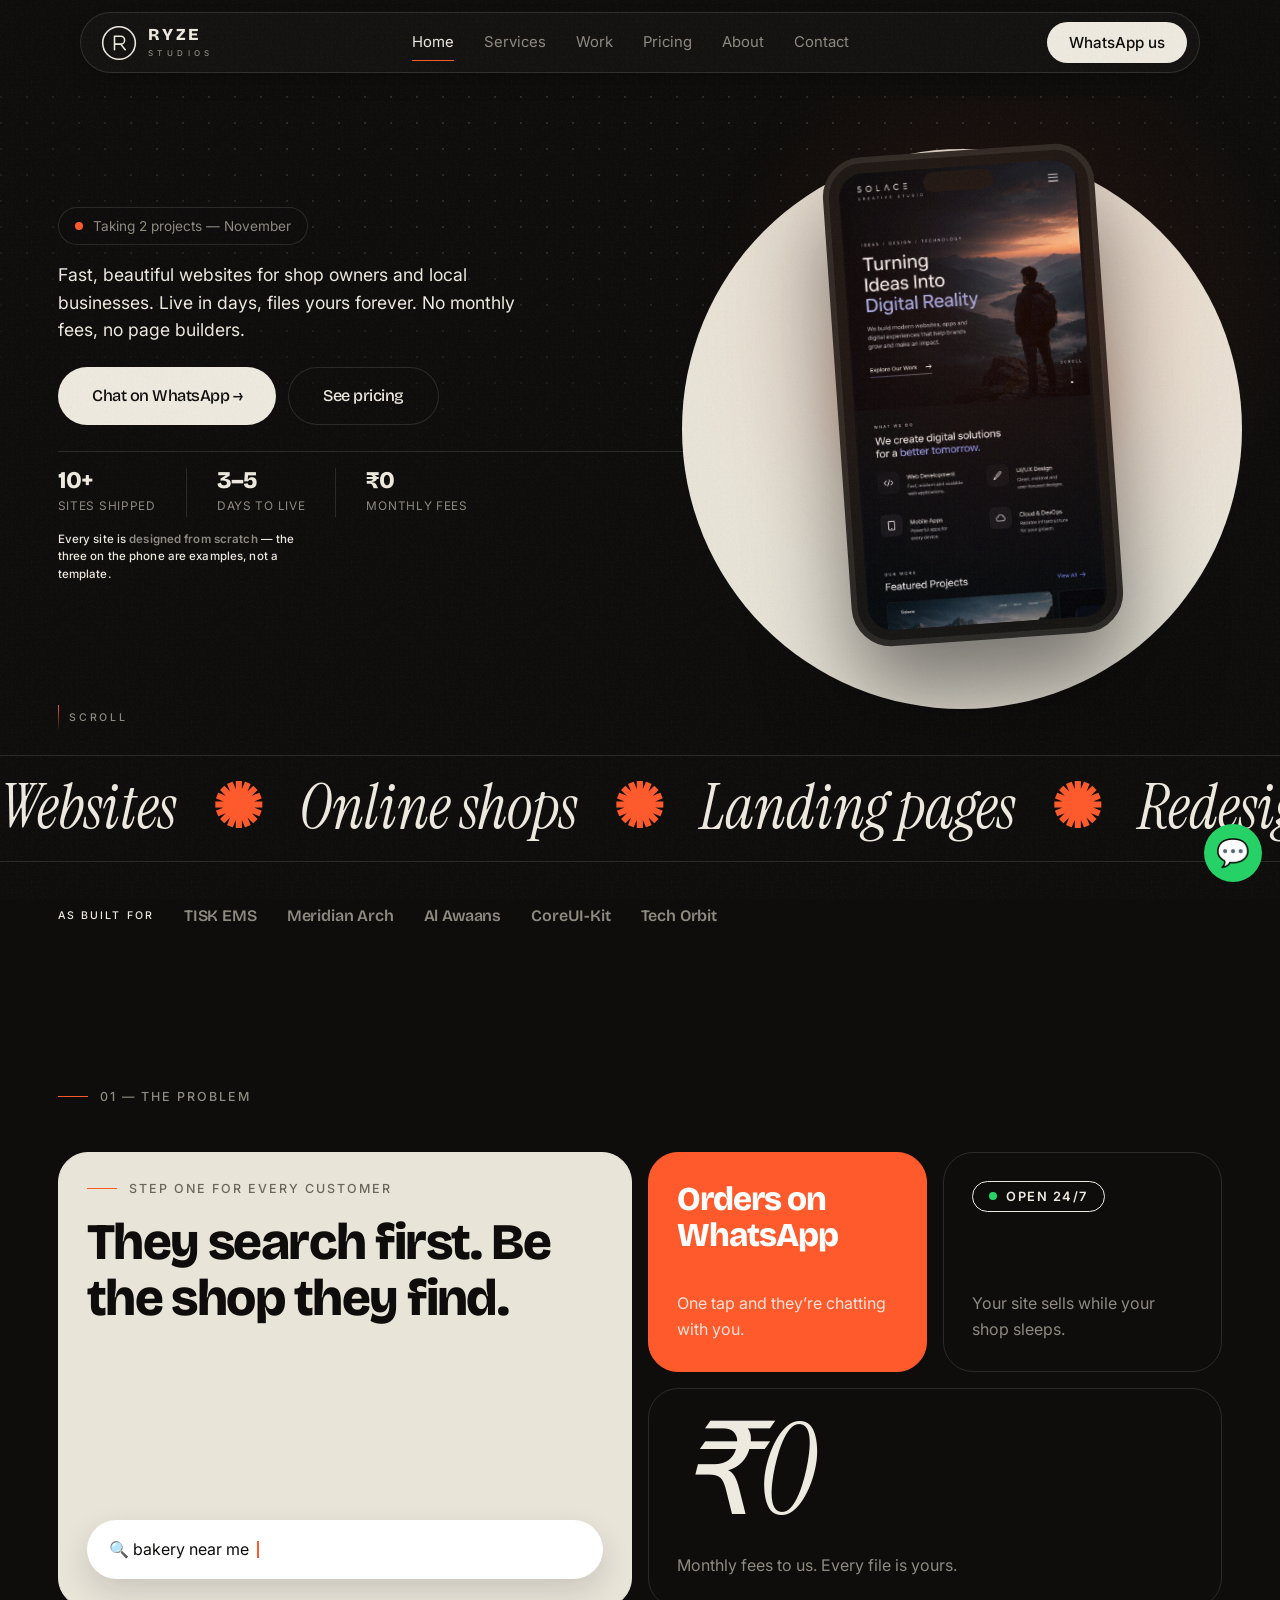
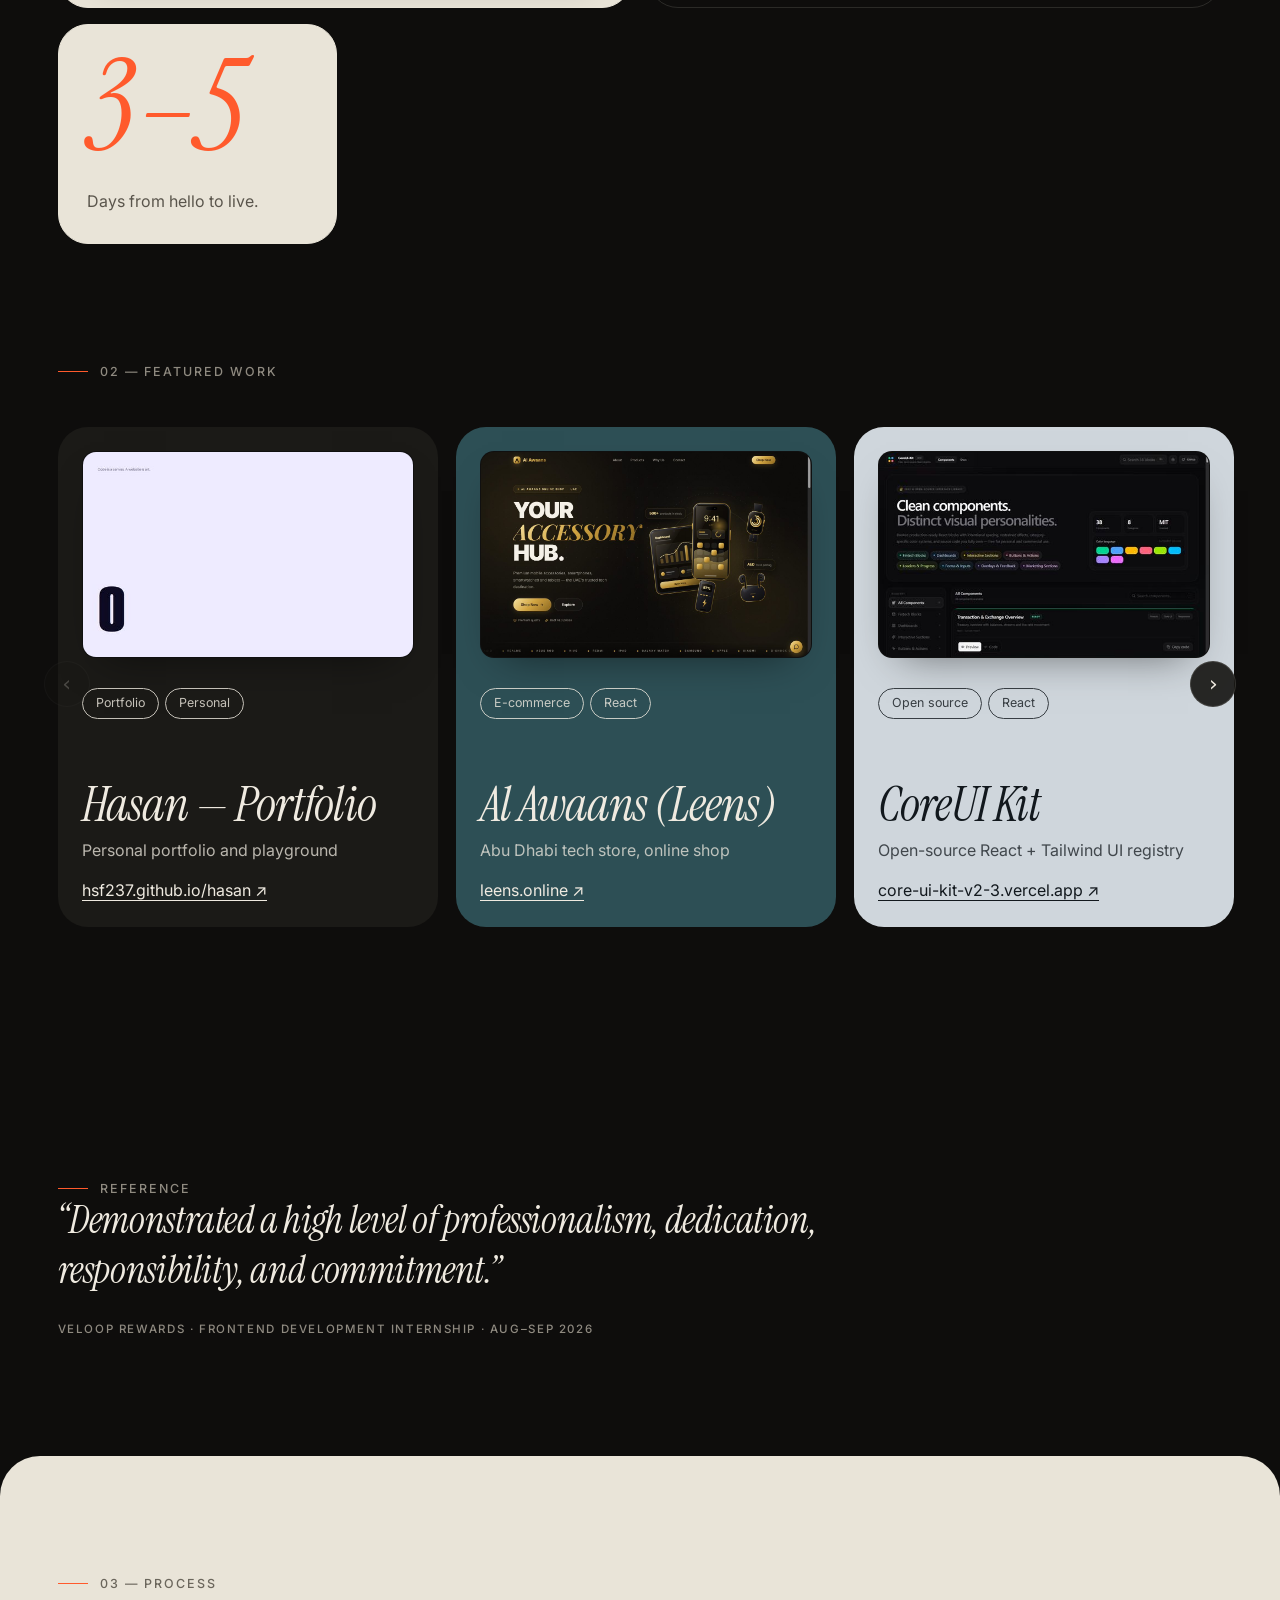
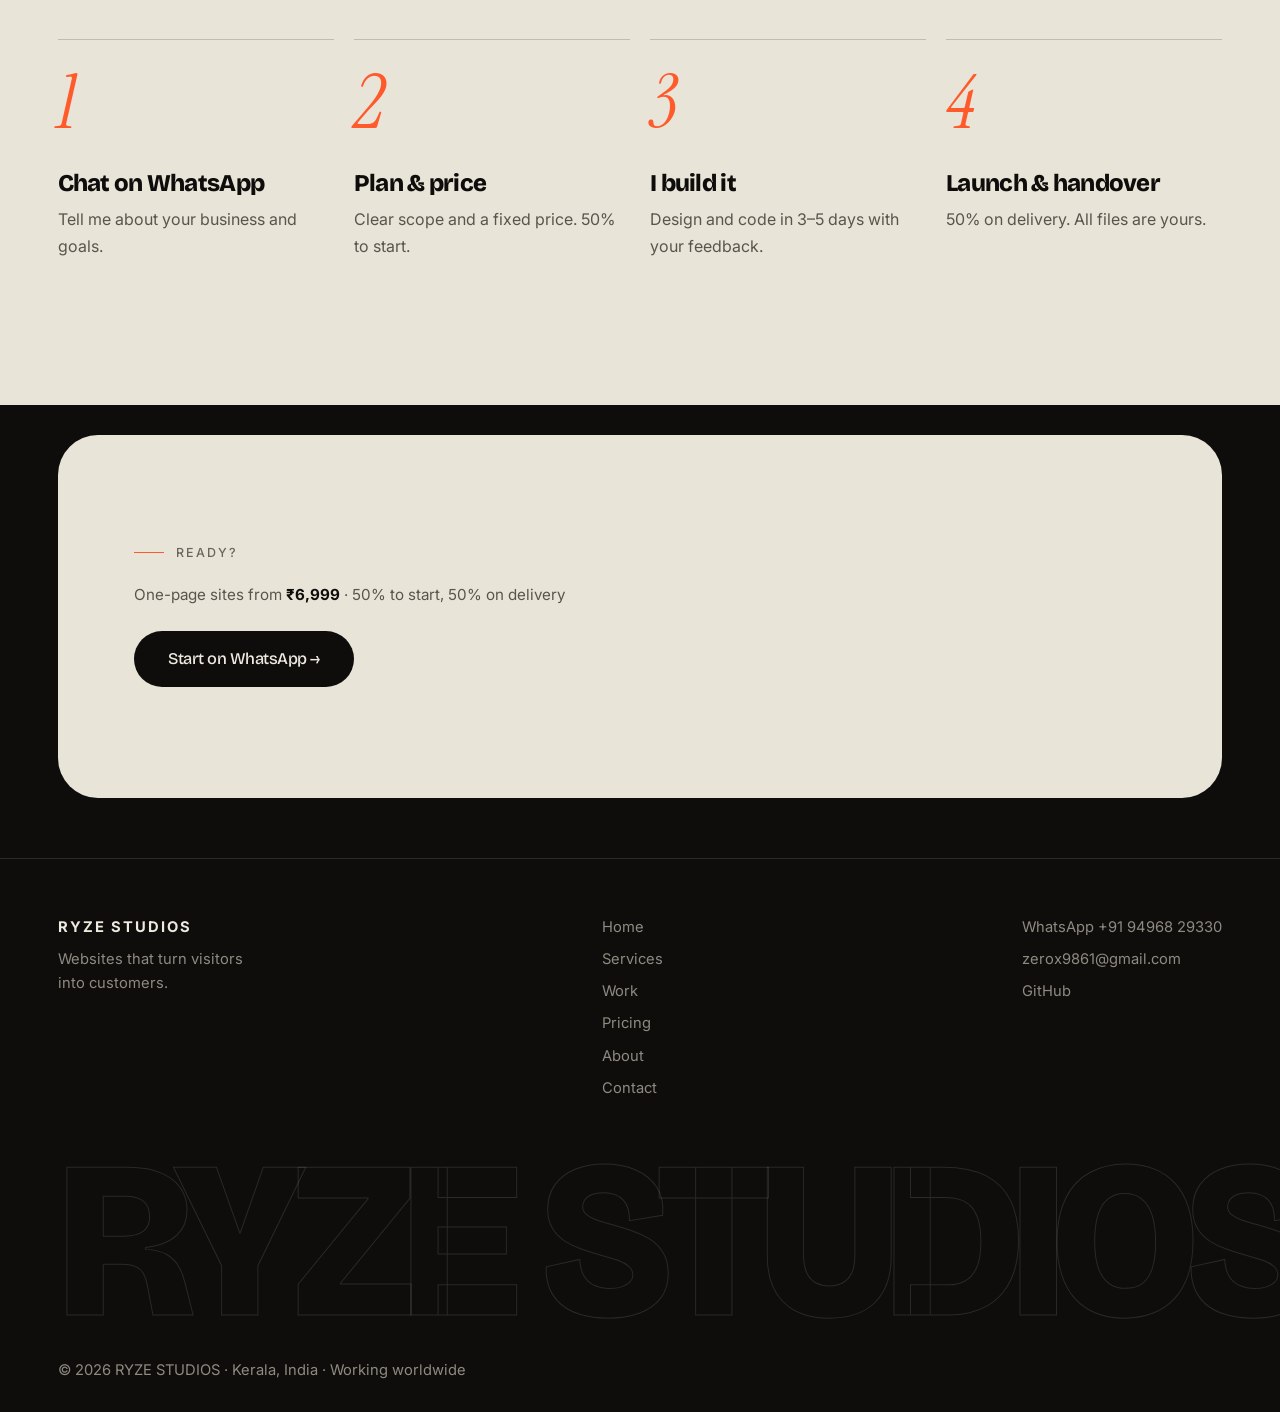
<file: index.html>
<!doctype html>
<html lang="en">
<head>
<meta charset="utf-8">
<meta name="viewport" content="width=device-width, initial-scale=1, viewport-fit=cover">
<title>RYZE STUDIOS — Websites that turn visitors into customers</title>
<meta name="description" content="RYZE STUDIOS builds fast, premium websites for shop owners and local businesses. Live in days, no monthly fees.">
<meta name="theme-color" content="#0e0d0c">
<!-- shots/site-1..3.jpg are the studio's own designs, used with the author's permission -->
<meta property="og:type" content="website">
<meta property="og:site_name" content="RYZE STUDIOS">
<meta property="og:title" content="RYZE STUDIOS — websites that turn visitors into customers">
<meta property="og:description" content="Fast, hand-coded websites for shops and local businesses. Live in days, files yours forever.">
<meta property="og:url" content="https://hsf237.github.io/ryze-studios/">
<meta property="og:image" content="https://hsf237.github.io/ryze-studios/og.png">
<meta name="twitter:card" content="summary_large_image">
<link rel="icon" href="data:image/svg+xml,%3Csvg xmlns='http://www.w3.org/2000/svg' viewBox='0 0 32 32'%3E%3Crect width='32' height='32' rx='7' fill='%230e0d0c'/%3E%3Ctext x='16' y='23' font-family='sans-serif' font-size='19' font-weight='800' fill='%23ff5a2c' text-anchor='middle'%3ER%3C/text%3E%3C/svg%3E">
<link rel="preconnect" href="https://fonts.googleapis.com">
<link rel="preconnect" href="https://fonts.gstatic.com" crossorigin>
<link rel="stylesheet" href="https://fonts.googleapis.com/css2?family=Bricolage+Grotesque:wght@500;700;800&family=Instrument+Serif:ital@0;1&family=Inter:wght@400;500&display=swap">
<style>
*{box-sizing:border-box;margin:0;-webkit-tap-highlight-color:transparent}
:root{--bg:#0e0d0c;--fg:#efeae0;--mu:#8f8a80;--ln:rgba(239,234,224,.13);--ac:#ff5a2c;--cl:#e9e4d8;--ink:#0e0d0c;color-scheme:dark;padding-top:env(safe-area-inset-top,0px);padding-bottom:env(safe-area-inset-bottom,0px)}
html{scroll-behavior:smooth;scroll-padding-top:env(safe-area-inset-top,0px);height:100%}
body{background:var(--bg);color:var(--fg);font:16px/1.65 Inter,system-ui,sans-serif;overflow-x:hidden}
body:after{content:"";position:fixed;inset:0;z-index:98;pointer-events:none;opacity:.07;background:url("data:image/svg+xml,%3Csvg xmlns='http://www.w3.org/2000/svg' width='160' height='160'%3E%3Cfilter id='n'%3E%3CfeTurbulence baseFrequency='.8' numOctaves='2'/%3E%3C/filter%3E%3Crect width='100%25' height='100%25' filter='url(%23n)'/%3E%3C/svg%3E")}
a{color:inherit;text-decoration:none}
h1,h2,h3{font-family:'Bricolage Grotesque',Inter,sans-serif;letter-spacing:-.045em;line-height:.95;font-weight:800}
.wrap{width:min(1200px,91%);margin:0 auto}
#pb{position:fixed;top:0;left:0;right:0;height:3px;background:var(--ac);transform:scaleX(0);transform-origin:left;z-index:99}
#cur{position:fixed;inset:0;z-index:95;display:flex;pointer-events:none}
#cur b{flex:1;background:var(--ac);transform:scaleY(0);transition:transform .6s cubic-bezier(.7,0,.2,1);transition-delay:calc(var(--i)*50ms)}
#cur.in b{transform:scaleY(1);transform-origin:bottom}#cur.out b{transform:scaleY(0);transform-origin:top}
#rg{position:fixed;left:0;top:0;width:38px;height:38px;margin:-19px 0 0 -19px;border:1px solid #fff;border-radius:50%;pointer-events:none;z-index:97;mix-blend-mode:difference;opacity:0;transition:width .3s,height .3s,margin .3s,background .3s}
#rg.h{width:76px;height:76px;margin:-38px 0 0 -38px;background:#fff}
nav{position:fixed;top:0;left:0;right:0;z-index:60;display:flex;align-items:center;justify-content:space-between;gap:16px;padding:calc(14px + env(safe-area-inset-top,0px)) max(4.5%,calc((100% - 1200px)/2)) 14px;background:rgba(14,13,12,.72);backdrop-filter:blur(16px);-webkit-backdrop-filter:blur(16px);border-bottom:1px solid var(--ln)}
.lg{display:flex;align-items:center;gap:11px;font:800 1.05rem/1 'Bricolage Grotesque',sans-serif;letter-spacing:.14em}.lg small{display:block;font:500 .5rem Inter;letter-spacing:.55em;color:var(--mu);margin-top:5px}
.lg svg{width:36px;height:36px;transition:transform .9s cubic-bezier(.2,.9,.2,1)}.lg:hover svg{transform:rotate(360deg)}
.lk{display:flex;gap:30px}.lk a{position:relative;color:var(--mu);font-size:.93rem;transition:color .3s}.lk a:after{content:"";position:absolute;left:0;bottom:-6px;height:1px;width:100%;background:var(--ac);transform:scaleX(0);transform-origin:left;transition:transform .4s}.lk a.on,.lk a:hover{color:var(--fg)}.lk a.on:after,.lk a:hover:after{transform:scaleX(1)}
.btn{display:inline-flex;align-items:center;gap:8px;padding:14px 26px;border-radius:99px;border:0;cursor:pointer;font:500 .95rem Inter;color:var(--ink);background:linear-gradient(var(--ac),var(--ac)) left bottom/100% 0 no-repeat var(--fg);transition:background-size .5s cubic-bezier(.7,0,.2,1),color .3s,transform .25s;will-change:transform}
.btn:hover{background-size:100% 100%;color:#fff}.btn.big{padding:18px 34px;font-size:1.02rem}
.btn.gh{color:var(--fg);background:linear-gradient(var(--fg),var(--fg)) left bottom/100% 0 no-repeat transparent;border:1px solid var(--ln)}.btn.gh:hover{color:var(--ink)}
#bm{display:none;background:0;border:0;width:44px;height:44px;cursor:pointer;position:relative}#bm i{position:absolute;left:10px;right:10px;height:2px;background:var(--fg);transition:.4s}#bm i:nth-child(1){top:16px}#bm i:nth-child(2){top:26px}#bm.x i:nth-child(1){top:21px;transform:rotate(45deg)}#bm.x i:nth-child(2){top:21px;transform:rotate(-45deg)}
#mn{position:fixed;inset:0;z-index:55;background:var(--bg);display:flex;flex-direction:column;justify-content:center;padding:0 8%;gap:4px;clip-path:circle(0 at 90% 5%);transition:clip-path .8s cubic-bezier(.7,0,.2,1);pointer-events:none}#mn.o{clip-path:circle(150% at 90% 5%);pointer-events:auto}
#mn a{font:800 clamp(2.6rem,12vw,4.4rem)/1.1 'Bricolage Grotesque';letter-spacing:-.04em;color:var(--mu)}#mn a.on{color:var(--fg);font-family:'Instrument Serif';font-style:italic;font-weight:400}
main{position:relative;z-index:2}.pg{display:none;padding-top:84px;min-height:80vh}.pg.on{display:block}
.hero{position:relative;overflow:hidden;padding:clamp(50px,11vh,130px) 0 clamp(70px,12vh,140px)}
.dw{position:absolute;right:-8vw;top:6%;width:min(58vw,600px);aspect-ratio:1;z-index:0}.disc{width:100%;height:100%;border-radius:50%;background:var(--cl);animation:rise 1.8s cubic-bezier(.2,.9,.2,1) both}@keyframes rise{from{transform:translateY(80%) scale(.8)}}
.hero .wrap{position:relative;z-index:1}
.bdg{display:inline-flex;gap:10px;align-items:center;border:1px solid var(--ln);border-radius:99px;padding:7px 16px;font-size:.85rem;color:var(--mu);background:rgba(14,13,12,.5)}.bdg i{width:8px;height:8px;border-radius:50%;background:var(--ac);animation:pl 1.8s infinite}@keyframes pl{50%{opacity:.25}}
h1{font-size:clamp(3rem,10.4vw,9.4rem);margin:26px 0;mix-blend-mode:difference;color:var(--cl);line-height:.9}h2{font-size:clamp(2.2rem,6.4vw,5rem)}h3{font-size:1.5rem;letter-spacing:-.03em;line-height:1.1;margin-bottom:10px}
.sub{max-width:560px;color:var(--mu);font-size:clamp(1rem,2vw,1.2rem)}.hero .sub{color:var(--fg);mix-blend-mode:difference}
.eb{display:flex;align-items:center;gap:12px;font:500 .78rem Inter;letter-spacing:.16em;text-transform:uppercase;color:var(--mu)}.eb:before{content:"";width:30px;height:1px;background:var(--ac)}
.cta{display:flex;flex-wrap:wrap;gap:14px;margin-top:38px}
.bw{position:absolute;right:max(4.5%,20px);bottom:clamp(20px,5vh,50px);width:112px;height:112px;z-index:3;display:grid;place-items:center;font-size:1.6rem;color:var(--ink);background:var(--ac);border-radius:50%;transition:transform .5s}.bw:hover{transform:scale(1.12)}.bw svg{position:absolute;inset:0;animation:sp 14s linear infinite}.bw text{font:600 9.5px Inter;letter-spacing:2px;fill:var(--ink)}@keyframes sp{to{transform:rotate(360deg)}}
.w{display:inline-block;overflow:hidden;vertical-align:top;padding:0 .04em .12em 0;margin-right:.2em}.w i{display:inline-block;font-style:normal;transform:translateY(118%) rotate(5deg);transition:transform 1.05s cubic-bezier(.2,.9,.2,1);transition-delay:calc(var(--k)*65ms)}.sp.on .w i{transform:none}
.it i{font:italic 400 1.08em 'Instrument Serif',serif;letter-spacing:-.02em}h2 .it i,.ph h1 .it i{color:var(--ac)}
.r{opacity:0;transform:translateY(36px);transition:opacity .9s,transform .9s cubic-bezier(.2,.9,.2,1);transition-delay:var(--d,0s)}.r.on{opacity:1;transform:none}
.mq{overflow:hidden;border-block:1px solid var(--ln);padding:22px 0;position:relative;z-index:2}.mt{display:flex;width:max-content;animation:mq 34s linear infinite}.mt span{font:italic 400 clamp(2rem,5vw,3.8rem)/1 'Instrument Serif';white-space:nowrap;padding-right:36px}.mt span b{color:var(--ac);font-style:normal;padding-left:36px}@keyframes mq{to{transform:translateX(-50%)}}
.grid{display:grid;gap:20px;grid-template-columns:repeat(auto-fit,minmax(260px,1fr))}.sec{padding:clamp(60px,10vw,120px) 0}.sec>h2,.sec .eb+h2{margin:20px 0 48px}
.stt{display:grid;grid-template-columns:repeat(auto-fit,minmax(150px,1fr))}.stt>div{padding:44px 24px 44px 0;border-right:1px solid var(--ln)}.stt>div:last-child{border:0}.st{font:800 clamp(2.6rem,6vw,4.6rem)/1 'Bricolage Grotesque';letter-spacing:-.05em}.stt p{color:var(--mu);margin-top:6px}
.col{border-top:1px solid var(--ln);padding:26px 0}.col .ic{font-size:1.8rem;margin-bottom:34px}.col p{color:var(--mu)}
.inv{background:var(--cl);color:var(--ink);position:relative;z-index:2;border-radius:40px 40px 0 0}.inv .eb{color:#6b665c}.inv .col{border-color:rgba(14,13,12,.18)}.inv .col p{color:#5a554c}.inv .num{font:italic 400 4.6rem/1 'Instrument Serif';color:var(--ac);margin-bottom:30px}
.row{display:grid;grid-template-columns:70px 1fr 1.3fr 40px;gap:20px;align-items:center;padding:34px 0;border-top:1px solid var(--ln);transition:padding .5s cubic-bezier(.2,.9,.2,1),background .4s}.row:last-child{border-bottom:1px solid var(--ln)}.row:hover{padding-left:24px;background:rgba(239,234,224,.04)}
.row h3{font-size:clamp(1.6rem,3.2vw,2.5rem);margin:0}.row p{color:var(--mu)}.row .n{color:var(--ac);font:500 .9rem Inter}.row .ar{font-size:1.7rem;transition:transform .5s,color .3s}.row:hover .ar{transform:rotate(45deg);color:var(--ac)}
.ph{padding:clamp(40px,9vh,100px) 0 50px}.ph h1{font-size:clamp(2.8rem,9vw,7.4rem);mix-blend-mode:normal;color:var(--fg);margin:26px 0}
.wc{border-radius:30px;padding:24px;min-height:380px;display:flex;flex-direction:column;justify-content:space-between;transition:transform .55s cubic-bezier(.2,.9,.2,1)}.wc:hover{transform:translateY(-10px) rotate(-.6deg)}
.wc h3{font:italic 400 clamp(2.2rem,4vw,3rem)/1 'Instrument Serif';letter-spacing:-.02em;margin-bottom:8px}.wc p{opacity:.75}.tg{display:flex;flex-wrap:wrap;gap:6px}.tg span,.chp{border:1px solid currentColor;border-radius:99px;padding:4px 13px;font-size:.78rem;opacity:.8}
.pc{display:flex;flex-direction:column;position:relative;border:1px solid var(--ln);border-radius:30px;padding:34px 30px;transition:transform .55s cubic-bezier(.2,.9,.2,1),border-color .4s}.pc:hover{transform:translateY(-10px);border-color:var(--fg)}.pc p,.pc li{color:var(--mu)}
.pc ul{list-style:none;padding:0;margin:22px 0 30px;flex:1}.pc li{padding:9px 0;border-bottom:1px solid var(--ln)}.pc li:before{content:"→ ";color:var(--ac)}
.pr{font:800 3.4rem 'Bricolage Grotesque';letter-spacing:-.05em;margin:20px 0 2px}.pr small{font:400 .95rem Inter;color:var(--mu);letter-spacing:0}
.pop{background:var(--cl);color:var(--ink);border-color:var(--cl)}.pop p,.pop li{color:#5a554c}.pop li{border-color:rgba(14,13,12,.15)}.pop .btn{background-color:var(--ink);color:var(--fg)}.pop .bd{position:absolute;top:22px;right:22px;background:var(--ac);color:#fff;font:600 .7rem Inter;letter-spacing:.08em;padding:5px 13px;border-radius:99px}
.ad{display:flex;justify-content:space-between;gap:12px;padding:20px 0;border-top:1px solid var(--ln);font-size:1.1rem}.ad span{color:var(--mu)}
.fq{border-top:1px solid var(--ln);padding:24px 0;cursor:pointer}.fq h3{display:flex;justify-content:space-between;margin:0;font-size:1.3rem}.fq h3:after{content:"+";font-size:1.8rem;line-height:.8;transition:transform .5s;color:var(--ac)}.fq.on h3:after{transform:rotate(135deg)}.fq p{max-height:0;overflow:hidden;color:var(--mu);transition:max-height .5s,margin .5s}.fq.on p{max-height:200px;margin-top:12px}
.big{font:500 clamp(1.5rem,3.6vw,2.8rem)/1.25 'Bricolage Grotesque';letter-spacing:-.03em;max-width:980px}.big em{font:italic 400 1.1em 'Instrument Serif';color:var(--ac)}
.cts{display:flex;flex-wrap:wrap;gap:10px;margin:22px 0}.chp{cursor:pointer;padding:11px 19px;font-size:.93rem;background:0;color:var(--fg);opacity:1;border-color:var(--ln);transition:.3s;font-family:Inter}.chp:hover{border-color:var(--fg)}.chp.on{background:var(--fg);color:var(--ink)}
input{width:100%;padding:17px 20px;border-radius:16px;border:1px solid var(--ln);background:transparent;color:var(--fg);font:inherit;margin-bottom:20px}input:focus{outline:0;border-color:var(--ac)}
.cb{background:var(--cl);color:var(--ink);border-radius:40px;padding:clamp(44px,9vw,110px) clamp(24px,6vw,80px);margin:30px auto 60px}.cb h2{font-size:clamp(2.4rem,8vw,6.4rem);max-width:900px}.cb .btn{background-color:var(--ink);color:var(--fg);margin-top:40px}.cb .eb{color:#6b665c;margin-bottom:22px}
footer{position:relative;z-index:2;border-top:1px solid var(--ln);padding:56px 0 30px;color:var(--mu);font-size:.92rem;overflow:hidden}footer .f{display:flex;flex-wrap:wrap;gap:36px;justify-content:space-between}footer a:hover{color:var(--fg)}footer .c{display:flex;flex-direction:column;gap:8px}
.wm{font:800 clamp(3.4rem,17.5vw,15rem)/.82 'Bricolage Grotesque';letter-spacing:-.06em;color:transparent;-webkit-text-stroke:1px var(--ln);margin-top:50px;white-space:nowrap}
#wa{position:fixed;right:18px;bottom:calc(18px + env(safe-area-inset-bottom,0px));z-index:70;width:58px;height:58px;border-radius:50%;background:#25d366;display:grid;place-items:center;font-size:27px;transition:transform .4s}#wa:hover{transform:scale(1.1) rotate(-8deg)}
@media(max-width:860px){.lk,nav>.btn{display:none}#bm{display:block}.dw{width:96vw;right:-34vw;top:30%}.bw{width:92px;height:92px}.row{grid-template-columns:44px 1fr 28px}.row p{grid-column:2/4}#rg{display:none}}
.wc .sv{border-radius:14px;overflow:hidden;border:1px solid rgba(0,0,0,.22);background:#141414;aspect-ratio:16/10;margin-bottom:16px;flex:none;box-shadow:0 18px 40px -22px rgba(0,0,0,.55)}.wc .sv img{display:block;width:100%;height:100%;object-fit:cover;object-position:top center;transition:transform .9s cubic-bezier(.2,.9,.2,1)}.wc:hover .sv img{transform:scale(1.045)}.wc.has{justify-content:flex-start;gap:14px}.wc.has>div:last-child{margin-top:auto}.it i{line-height:1}.ph h1{line-height:1.1;text-wrap:balance}.hero h1{line-height:1.02}

/* ================= landing hero v2 ================= */
.bw{display:none!important}
.hero{padding-top:clamp(26px,6vh,84px);padding-bottom:clamp(64px,10vh,120px)}
.hg{grid-template-columns:1.04fr .96fr;gap:clamp(24px,4vw,64px)}
.ht{position:relative;z-index:2}
.hero h1{font-size:clamp(2.6rem,5.9vw,6.2rem);line-height:1;letter-spacing:-.045em;text-wrap:balance;margin:22px 0 0}
.hero .sub{margin-top:20px;max-width:42ch;font-size:clamp(.97rem,1.45vw,1.1rem);line-height:1.55}
.cta{margin-top:30px;gap:12px}
.hpr{display:flex;flex-wrap:wrap;align-items:flex-start;margin-top:36px;padding-top:22px;border-top:1px solid var(--ln)}
.hpr>div{margin-right:30px;padding-right:30px;border-right:1px solid var(--ln)}
.hpr>div:last-child{margin-right:0;padding-right:0;border-right:0}
.hpr b{display:block;font:800 1.5rem/1 'Bricolage Grotesque',sans-serif;letter-spacing:-.04em;color:var(--fg)}
.hpr span{display:block;margin-top:5px;font-size:.74rem;letter-spacing:.06em;text-transform:uppercase;color:var(--mu)}
.hv{min-height:clamp(430px,56vh,580px)}
.hv::before{content:"";position:absolute;width:min(460px,86vw);aspect-ratio:1;border-radius:50%;background:radial-gradient(closest-side,rgba(255,90,44,.26),rgba(255,90,44,0) 72%);z-index:0;pointer-events:none}
.ph1{width:min(292px,62vw);border-radius:46px;border-width:7px;box-shadow:0 70px 120px -40px rgba(0,0,0,.9),0 0 0 1px rgba(255,255,255,.14)}
.nc.n1{left:-4%;top:12%}
.nc.n2{right:-8%;bottom:9%}
.sc{position:absolute;left:max(4.5%,calc((100% - 1200px)/2));bottom:24px;display:flex;align-items:center;gap:10px;font:500 .66rem/1 Inter,sans-serif;letter-spacing:.28em;text-transform:uppercase;color:var(--mu)}
.sc span{display:block;width:1px;height:26px;background:linear-gradient(var(--ac),transparent);animation:scb 2s ease-in-out infinite}
@keyframes scb{0%,100%{opacity:.25;transform:translateY(0)}50%{opacity:1;transform:translateY(4px)}}
@media(max-width:860px){.hpr>div{margin-right:18px;padding-right:18px}.hpr b{font-size:1.25rem}.sc{display:none}.hv::before{width:82vw}}

/* ================= landing hero v3: rhythm + narrow-screen fix ================= */
.hero{padding-top:clamp(14px,3.2vh,38px)}
.hero h1{font-size:clamp(2.4rem,5.55vw,5.9rem);margin:16px 0 0}
.hero .sub{margin-top:16px}
.cta{margin-top:24px}
.hpr{margin-top:26px;padding-top:16px}
.hv{min-height:clamp(400px,52vh,540px)}
.ph1{width:min(272px,60vw)}.hv::before{background:radial-gradient(closest-side,rgba(255,90,44,.32),rgba(255,90,44,0) 72%)}
/* the big cream disc only works when the phone sits on it — on one-column layouts it
   eats the headline, the buttons and the proof row, so it goes away below 900px */
@media(max-width:900px){
  .dw{display:none}
  .hero{padding-bottom:clamp(36px,6vh,64px)}
  .hv{min-height:440px}
  .hv::before{width:76vw}
  .ht{position:relative;z-index:3}
}
/* phones: keep the whole pitch — headline, buttons and proof — inside the first screen */
@media(max-width:600px){
  .hero{padding-top:12px}
  .hero h1{font-size:clamp(1.95rem,9.4vw,2.85rem);margin:14px 0 0}
  .hero .sub{margin-top:14px;font-size:.95rem}
  .cta{margin-top:22px;gap:10px}
  .cta .btn{flex:1 1 100%;justify-content:center;padding:15px 20px;font-size:.95rem}
  .hpr{margin-top:24px;padding-top:16px;flex-wrap:nowrap}
  .hpr>div{flex:1 1 0;min-width:0;margin-right:12px;padding-right:12px}
  .hpr>div:last-child{margin-right:0;padding-right:0}
  .hpr b{font-size:1.08rem}
  .hpr span{font-size:.6rem;letter-spacing:.04em;margin-top:4px}
  .hv{min-height:400px}
  /* the top chip lands on "Sunrise Bakery" at this width; keep only the bottom one */
  .nc{display:none}
  .nc{padding:10px 13px;font-size:.78rem}
  .nc.n2{right:-3%;bottom:11%}
}

/* featured-work carousel controls: with scrollbar-width:none the 4th card was
   unreachable on desktop — no scrollbar, no arrows, no swipe with a mouse */
.hsw{position:relative}
.hsn{position:absolute;top:calc(50% - 23px);width:46px;height:46px;border-radius:50%;border:1px solid var(--ln);background:rgba(24,23,21,.92);color:var(--fg);font:400 22px/1 system-ui,sans-serif;display:grid;place-items:center;cursor:pointer;z-index:4;transition:background .2s,color .2s,border-color .2s,opacity .2s}
.hsn:hover{background:var(--fg);color:var(--ink);border-color:var(--fg)}
.hsn.prev{left:-14px}
.hsn.next{right:-14px}
.hsn[disabled]{opacity:.22;pointer-events:none}
@media(max-width:900px){.hsn{display:none}}

/* ---- landing v4: clients row, reference quote, price line ---- */
#stt{display:block}
.clients{display:flex;align-items:center;gap:12px 30px;flex-wrap:wrap;padding:24px 0 26px;border-bottom:1px solid var(--ln)}
.cbl{font:500 .66rem Inter,sans-serif;letter-spacing:.2em;text-transform:uppercase;color:var(--dimmer)}
.clients b{font:600 1rem 'Bricolage Grotesque',sans-serif;color:var(--mu);letter-spacing:-.01em;transition:color .25s}
.clients b:hover{color:var(--fg)}
.qt{margin:0;max-width:900px;font:italic 400 clamp(1.5rem,3.1vw,2.4rem)/1.3 'Instrument Serif',serif;letter-spacing:-.01em;color:var(--fg);text-wrap:pretty}
.qt .who{display:block;margin-top:26px;font:500 .72rem Inter,sans-serif;letter-spacing:.14em;text-transform:uppercase;color:var(--mu);font-style:normal}
.cb .cbp{margin-top:20px;color:#5a554c;font-size:.95rem}
.cb .cbp b{color:var(--ink)}
.cb .cbp+.btn{margin-top:24px}
@media(max-width:600px){.qt{font-size:1.35rem}.clients{gap:10px 18px}}

/* balanced headline wrapping: stops one-word widow lines like "Are / you?" */
h2.sp,.sec h2,h1.sp{text-wrap:balance}

/* over the cream CTA the translucent nav read as grey-on-cream; near-opaque keeps
   the pill shape but guarantees contrast on both dark and light sections */
nav{background:rgba(12,11,10,.95);box-shadow:0 10px 30px -18px rgba(0,0,0,.85)}

/* ===== landing hero v4: depth + a mockup that shows range ===== */
.hero{isolation:isolate}
.hero::before{content:"";position:absolute;inset:0;z-index:0;pointer-events:none;
  background-image:radial-gradient(circle at 1px 1px,rgba(239,234,224,.13) 1px,transparent 0);
  background-size:26px 26px;
  -webkit-mask-image:radial-gradient(115% 85% at 50% 0%,#000 25%,transparent 72%);
  mask-image:radial-gradient(115% 85% at 50% 0%,#000 25%,transparent 72%)}
.hero::after{content:"";position:absolute;right:-12%;top:-32%;width:68vw;height:68vw;border-radius:50%;z-index:0;pointer-events:none;
  background:radial-gradient(closest-side,rgba(255,90,44,.11),transparent 72%)}
.hg{position:relative;z-index:2}
.ps{transition:opacity .32s ease}
/* --- mockup variants: three genuinely different layouts, not one template recoloured --- */
.ps.v1{background:#f7f0e2;color:#2a1f14}
.ps.v2{background:#1d1719;color:#f2ece2;border-radius:20px;gap:11px}
.ps.v2 .v2hero{height:104px;border-radius:14px;padding:12px;display:flex;align-items:flex-end;
  background:linear-gradient(145deg,#53303f 0%,#241a1e 65%,#141110 100%)}
.ps.v2 .v2hero span{font:italic 400 1.42rem/1 'Instrument Serif',serif;letter-spacing:-.02em;color:#fff}
.ps.v2 small{color:#9a8f84;font-size:.66rem;margin-top:-5px;letter-spacing:.02em}
.ps.v2 ul{list-style:none;display:grid;margin-top:2px}
.ps.v2 li{display:flex;justify-content:space-between;gap:8px;font-size:.7rem;padding:8px 0;border-bottom:1px solid rgba(242,236,226,.13)}
.ps.v2 li span{color:#cf9f6b}
.ps.v2 .v2cta{margin-top:auto;align-self:flex-start;font-size:.7rem;color:#e8b9a0;border-bottom:1px solid rgba(232,185,160,.35);padding-bottom:3px}
.ps.v2 .v2gal{display:grid;grid-template-columns:1fr 1fr;gap:8px;margin-top:8px}
.ps.v2 .v2gal i{height:62px;border-radius:10px;background:linear-gradient(140deg,#7a4a5d,#2c1e23)}
.ps.v2 .v2gal i+i{background:linear-gradient(140deg,#4a5741,#20261c)}
.ps.v3{background:#fff;color:#16202b;border-radius:12px;gap:9px}
.ps.v3 .v3head{display:flex;align-items:center;gap:7px}
.ps.v3 .v3logo{width:21px;height:21px;border-radius:5px;background:#2b5cff;color:#fff;display:grid;place-items:center;font:700 .58rem Inter,sans-serif;flex:none}
.ps.v3 b{font:600 .8rem Inter,sans-serif;letter-spacing:-.01em}
.ps.v3 small{color:#7c8899;font-size:.62rem;margin-top:-6px}
.ps.v3 ul{list-style:none;display:grid;margin-top:4px}
.ps.v3 li{display:flex;justify-content:space-between;gap:8px;font-size:.66rem;padding:7px 0;border-bottom:1px solid #edf1f6}
.ps.v3 li span{color:#2b5cff;font-weight:600}
.ps.v3 .v3btn{margin-top:auto;background:#16202b;color:#fff;text-align:center;border-radius:7px;padding:9px;font:600 .66rem Inter,sans-serif}
.hnote{margin-top:14px;font:500 .72rem/1.5 Inter,sans-serif;letter-spacing:.01em;color:var(--dimmer);max-width:38ch}
.hnote b{color:var(--mu);font-weight:600}
/* ===== phone mockups v3: photographic, near-black, one accent word (from the references) ===== */
.ps.v1{background:#0a0a0e;color:#f2f2f7;border-radius:26px;gap:10px}
.ps.v2{background:#0b0a09;color:#f4f1ea;border-radius:26px;gap:10px}
.ps.v3{background:#0e1012;color:#eef0f2;border-radius:26px;gap:10px}
.ps .ph-img{position:relative;border-radius:14px;overflow:hidden;flex:none}
.ps .ph-img img{position:absolute;inset:0;width:100%;height:100%;object-fit:cover}
.ps .ph-img::after{content:"";position:absolute;inset:0;background:linear-gradient(180deg,rgba(0,0,0,.08) 25%,rgba(0,0,0,.9))}
.ps .ph-img>div{position:relative;z-index:2;height:100%;padding:11px;display:flex;flex-direction:column;justify-content:flex-end;gap:6px}
.ps.v1 .ph-img{height:228px}
.ps.v2 .ph-img{height:208px}
.ps.v3 .ph-img{height:236px}
.ps .eb2{font:700 .44rem/1 Inter,sans-serif;letter-spacing:.17em;text-transform:uppercase;color:rgba(255,255,255,.6)}
.ps .hb{font:800 .92rem/1.14 'Bricolage Grotesque',Inter,sans-serif;letter-spacing:-.02em;color:#fff}
.ps .hb i{font-style:normal}
.ps.v1 .hb i{color:#8f83ff}
.ps.v2 .hb i{color:#ffc21a}
.ps.v3 .hb{font:italic 400 1.06rem/1.16 'Instrument Serif',serif;letter-spacing:-.01em}
.ps .sub2{font:400 .57rem/1.45 Inter,sans-serif;color:rgba(255,255,255,.55)}
.ps .lnk{margin-top:auto;align-self:flex-start;font:600 .57rem Inter,sans-serif;color:#fff;display:inline-flex;gap:6px;align-items:center;border-bottom:1px solid rgba(255,255,255,.35);padding-bottom:3px}
.ps.v2 .pillY{margin-top:8px;align-self:flex-start;background:#ffc21a;color:#181200;border-radius:99px;padding:9px 14px;font:700 .57rem Inter,sans-serif}
.ps.v2 .chips{margin-top:auto;display:flex;gap:6px}
.ps.v2 .chips i{flex:1;text-align:center;font:500 .46rem Inter,sans-serif;font-style:normal;color:rgba(255,255,255,.6);border:1px solid rgba(255,255,255,.16);border-radius:6px;padding:6px 4px}
.ps.v3 .shop{margin-top:8px;align-self:flex-start;background:#fff;color:#0b0b0e;padding:9px 13px;font:700 .52rem Inter,sans-serif;letter-spacing:.15em}
.ps.v3 .dots{margin-top:8px;display:flex;gap:7px}
.ps.v3 .dots i{width:34px;height:34px;border-radius:50%;flex:none;background:url(shots/apparel.jpg) 50% 32%/cover}
.ps.v3 .price{margin-top:auto;display:flex;justify-content:space-between;align-items:baseline;font:600 .58rem Inter,sans-serif;color:#fff}
.ps.v3 .price span{color:#fff;font-weight:700}
.ps .next{margin-top:auto;padding-top:9px;border-top:1px solid rgba(255,255,255,.11);display:flex;flex-direction:column;gap:5px}
.ps .next b{font:600 .58rem Inter,sans-serif;color:#fff}
/* the mockups now show the real designs at full bleed, so the screen is the screenshot */
.ps.v1,.ps.v2,.ps.v3{padding:0;overflow:hidden;background:#000;display:block;position:relative}
.ps .shot{display:block;width:100%;height:100%;object-fit:cover;object-position:top center}
.nc{display:none!important}

/* if the script never finishes (old browser, cached partial file), show the content instead of a blank page */
html:not(.js) #home{display:block}
html:not(.js) .r{opacity:1;transform:none}
html:not(.js) .w i{transform:none}
/* full work grid: 23 shipped sites, thumbnails lazy-loaded */
.wgh{margin:44px 0 18px;font:700 1.05rem Inter,sans-serif;letter-spacing:-.01em;color:var(--fg)}
.wgh span{font:500 .8rem Inter,sans-serif;color:var(--mu);margin-left:8px}
.wg{display:grid;grid-template-columns:repeat(auto-fill,minmax(232px,1fr));gap:14px}
.wg a{display:block;border:1px solid var(--ln);border-radius:12px;overflow:hidden;background:#141311;
  transition:transform .22s ease,border-color .22s ease}
.wc .sv{position:relative}
.wth{position:absolute;right:8px;bottom:8px;display:flex;gap:5px;z-index:2}
.wth i{width:18px;height:4px;border-radius:2px;background:rgba(255,255,255,.45);cursor:pointer;transition:background .2s}
.wth i.on{background:#fff}
.wg img{display:block;width:100%;aspect-ratio:16/10;object-fit:cover;object-position:top center;background:#0b0a09}
.wg span{display:block;padding:11px 13px 1px;font:600 .82rem Inter,sans-serif;color:var(--fg)}
.wg small{display:-webkit-box;-webkit-line-clamp:2;-webkit-box-orient:vertical;overflow:hidden;
  padding:3px 13px 12px;font:400 .7rem/1.35 Inter,sans-serif;color:var(--mu)}
@media(max-width:600px){.wg{grid-template-columns:1fr 1fr;gap:10px}.wg span{font-size:.72rem;padding:8px 9px 0}.wg small{font-size:.6rem;padding:2px 9px 9px}}


/* ---------- project detail view ---------- */
.sv{cursor:zoom-in}
#proj{position:fixed;inset:0;z-index:200;background:rgba(6,5,5,.88);-webkit-backdrop-filter:blur(6px);backdrop-filter:blur(6px);display:flex;align-items:center;justify-content:center;padding:18px}
#proj.hidden{display:none}
.pcard{width:min(1080px,100%);max-height:94vh;overflow:auto;background:#121110;border:1px solid var(--ln);border-radius:18px;padding:22px;position:relative}
.px{position:absolute;right:12px;top:10px;background:none;border:0;color:var(--mu);font-size:28px;line-height:1;cursor:pointer}
.px:hover{color:#fff}
.phead h2{font:800 clamp(1.3rem,2.4vw,1.9rem)/1.1 'Bricolage Grotesque',sans-serif;letter-spacing:-.03em;margin:0 0 6px;color:var(--fg)}
.phead p{margin:0 0 4px;color:var(--mu);max-width:72ch;font-size:.92rem}
.pscroll{position:relative;aspect-ratio:16/10;overflow:hidden;border-radius:12px;border:1px solid var(--ln);background:#0b0a09;margin-top:16px}
.pscroll img{display:block;width:100%;height:auto}
.pscroll.run img{animation:scrollpage 20s linear infinite alternate}
@keyframes scrollpage{from{transform:translateY(0)}to{transform:translateY(var(--shift,-0px))}}
.pscroll img.still{height:100%;object-fit:cover;object-position:top center}
.pscroll b.tag{position:absolute;left:10px;top:10px;z-index:2;background:rgba(10,9,8,.75);border:1px solid var(--ln);border-radius:99px;padding:5px 10px;font:500 .66rem Inter;color:var(--mu)}
.pthumbs{display:grid;grid-template-columns:repeat(3,1fr);gap:10px;margin-top:10px}
.pthumbs img{width:100%;aspect-ratio:16/10;object-fit:cover;object-position:top center;border-radius:8px;border:1px solid var(--ln);background:#0b0a09}
.plink{display:inline-block;margin-top:14px;color:var(--ac);font-weight:600;font-size:.9rem;border-bottom:1px solid}
@media(max-width:600px){.pcard{padding:16px}.pthumbs{gap:6px}}

@media(prefers-reduced-motion:reduce){*{animation:none!important;transition-duration:.01s!important}}

::selection{background:var(--ac);color:#fff}
nav{top:calc(12px + env(safe-area-inset-top,0px));left:50%;right:auto;width:min(1120px,94%);transform:translateX(-50%);padding:9px 12px 9px 20px;background:rgba(22,21,19,.74);border:1px solid var(--ln);border-radius:99px}nav .btn{padding:11px 22px}
.pg{padding-top:96px}.hero .wrap{z-index:auto}.hero h1{font-size:clamp(3rem,7.4vw,7rem)}
.hg{display:grid;grid-template-columns:1.12fr .88fr;gap:30px;align-items:center}
.dw{right:3vw;top:8%;width:min(46vw,560px)}
.hv{position:relative;display:grid;place-items:center;perspective:1100px;min-height:540px}
.ph1{position:relative;width:min(272px,66vw);aspect-ratio:9/16.2;border-radius:40px;background:#171614;border:6px solid #2b2926;padding:10px;box-shadow:0 50px 90px rgba(0,0,0,.5);transform:rotate(-4deg);transition:transform .25s;transform-style:preserve-3d}
.nt{position:absolute;top:14px;left:50%;width:70px;height:20px;margin-left:-35px;border-radius:99px;background:#171614;z-index:2}
.ps{background:var(--cl);color:var(--ink);border-radius:28px;height:100%;padding:38px 14px 14px;display:flex;flex-direction:column;gap:10px;overflow:hidden}.ps b{font:800 1.05rem 'Bricolage Grotesque';letter-spacing:-.03em}.ps small{color:#6b665c;font-size:.7rem;margin-top:-8px}
.pt{height:96px;border-radius:16px;background:var(--ac);display:flex;align-items:end;padding:10px 12px;color:#fff;font:italic 400 1.45rem 'Instrument Serif'}.pgd{display:grid;grid-template-columns:1fr 1fr;gap:8px}.pgd i{font-style:normal;background:#d9d2c2;border-radius:14px;padding:12px 8px;font-size:1.7rem;display:flex;flex-direction:column;gap:4px;text-align:center}.pgd em{font:500 .68rem Inter;font-style:normal}
.po{margin-top:auto;background:#25d366;color:#052e16;text-align:center;border-radius:99px;padding:11px;font:600 .75rem Inter}
.nc{position:absolute;display:flex;flex-direction:column;background:var(--fg);color:var(--ink);border-radius:18px;padding:12px 16px;font-size:.85rem;line-height:1.35;box-shadow:0 24px 50px rgba(0,0,0,.4);animation:up 5s ease-in-out infinite alternate;z-index:3}.nc small{color:#6b665c;font-size:.72rem}.n1{left:-6%;top:20%}.n2{right:-4%;bottom:16%;animation-delay:-2.5s;background:var(--ac);color:#fff}.n2 small{color:#ffe2d8}@keyframes up{to{transform:translateY(-14px)}}
.bento{display:grid;gap:16px;grid-template-columns:repeat(4,1fr);grid-auto-rows:minmax(220px,auto)}
.bx{border-radius:30px;padding:28px;display:flex;flex-direction:column;justify-content:space-between;gap:20px;border:1px solid var(--ln);position:relative;overflow:hidden;transition:opacity .9s var(--d,0s),transform .6s cubic-bezier(.2,.9,.2,1)}.bx:hover{transform:translateY(-8px)}
.bx h3{font-size:clamp(1.5rem,2.6vw,2.3rem)}.bx p{color:var(--mu)}.bx.cr{background:var(--cl);color:var(--ink);border-color:var(--cl)}.bx.cr p{color:#5a554c}.bx.or{background:var(--ac);color:#fff;border-color:var(--ac)}.bx.or p{color:#ffe2d8}
.s2{grid-column:span 2}.r2{grid-row:span 2}.bx .bg{font:italic 400 clamp(4.5rem,10vw,8rem)/.85 'Instrument Serif'}
.sb{display:flex;align-items:center;gap:8px;background:#fff;border-radius:99px;padding:16px 22px;color:var(--ink);font-size:1rem;box-shadow:0 12px 30px rgba(14,13,12,.14)}.sb i{width:2px;height:1.1em;background:var(--ac);animation:bk 1s steps(1) infinite}@keyframes bk{50%{opacity:0}}
.op{align-self:flex-start;border:1px solid var(--fg);border-radius:99px;padding:7px 16px;font:600 .8rem Inter;letter-spacing:.12em;display:flex;gap:9px;align-items:center}.op:before{content:"";width:8px;height:8px;border-radius:50%;background:#25d366;animation:pl 1.8s infinite}
.hs{display:flex;gap:18px;overflow-x:auto;scroll-snap-type:x mandatory;padding-bottom:14px;scrollbar-width:none;margin-right:-4.5vw}.hs::-webkit-scrollbar{display:none}.hs .wc{min-width:min(80vw,380px);scroll-snap-align:start}
@media(max-width:860px){.hg{grid-template-columns:1fr}.hero{padding-bottom:100px}.hero h1{font-size:clamp(3rem,14vw,5rem)}.dw{width:104vw;right:-2vw;top:auto;bottom:4%}.hv{min-height:470px;margin-top:10px}.n1{left:0}.n2{right:0}.bw{right:14px;bottom:10px;width:84px;height:84px}.bento{grid-template-columns:1fr 1fr}.r2{grid-row:auto}.bx{padding:22px}.pg{padding-top:90px}}
</style>
</head>
<body>
<noscript><div style="max-width:760px;margin:0 auto;padding:120px 24px;font-family:system-ui"><h1 style="font-size:2.4rem;letter-spacing:-.03em">RYZE STUDIOS</h1><p style="margin:18px 0;color:#8f8a80">Fast, hand-coded websites for shops and local businesses — business websites, online shops, landing pages, redesigns and custom web tools. Based in Kannur, Kerala, working worldwide.</p><p style="color:#8f8a80">WhatsApp +91 94968 29330 · zerox9861@gmail.com</p></div></noscript>
<div id="pb"></div><div id="rg"></div>
<div id="cur"><b style="--i:0"></b><b style="--i:1"></b><b style="--i:2"></b><b style="--i:3"></b><b style="--i:4"></b></div>
<nav>
<a class="lg" href="#/"><svg viewBox="0 0 32 32" fill="none" stroke="#efeae0" stroke-width="1.4" stroke-linecap="round" stroke-linejoin="round"><circle cx="16" cy="16" r="14.5"/><path d="M12 22V10h5.5a3.5 3.5 0 0 1 0 7H12m5.5 0 4 5"/></svg><span>RYZE<small>STUDIOS</small></span></a>
<div class="lk" id="lk"></div><a class="btn mag" data-wa>WhatsApp us</a>
<button id="bm" aria-label="Menu"><i></i><i></i></button>
</nav>
<div id="mn"></div>
<main>
<section class="pg" id="home">
<div class="hero"><div class="dw" id="dc"><div class="disc"></div></div>
<div class="wrap hg"><div class="ht"><div class="bdg r"><i></i>Taking 2 projects — November</div>
<h1 class="sp" data-t="Websites that turn visitors into *customers."></h1>
<p class="sub r">Fast, beautiful websites for shop owners and local businesses. Live in days, files yours forever. No monthly fees, no page builders.</p>
<div class="cta r"><a class="btn big mag" data-wa>Chat on WhatsApp →</a><a class="btn big gh mag" href="#/pricing">See pricing</a></div><div class="hpr r"><div><b>10+</b><span>sites shipped</span></div><div><b>3–5</b><span>days to live</span></div><div><b>₹0</b><span>monthly fees</span></div></div><p class="hnote r">Every site is <b>designed from scratch</b> — the three on the phone are examples, not a template.</p></div><div class="hv r" id="hv"><div class="ph1" id="ph"><div class="nt"></div><div class="ps"><b>🥐 Sunrise Bakery</b><small>Open now · 7am–9pm</small><div class="pt">Fresh every day</div><div class="pgd"><i>🍞<em>Sourdough</em></i><i>🧁<em>Cupcakes</em></i></div><span class="po">Order on WhatsApp</span></div></div><div class="nc n1">💬 <b>New order!</b><small>2× Sourdough · just now</small></div><div class="nc n2">⭐ <b>Found on Google</b><small>Near you · Open now</small></div></div></div>
<a class="bw" data-wa>↗<svg viewBox="0 0 120 120"><defs><path id="cp" d="M60 60m-46 0a46 46 0 1 1 92 0a46 46 0 1 1-92 0"/></defs><text><textPath href="#cp" textLength="284">WHATSAPP US ✺ CHAT NOW ✺ </textPath></text></svg></a><div class="sc"><span></span>scroll</div></div>
<div class="mq"><div class="mt" id="mt"></div></div>
<div class="wrap"><div class="stt" id="stt"></div></div>
<div class="wrap sec"><p class="eb r">01 — The problem</p><h2 class="sp" data-t="Your customers are online. *Are *you?"></h2><div class="bento" id="why"></div></div>
<div class="wrap sec" style="padding-top:0"><p class="eb r">02 — Featured work</p><h2 class="sp" data-t="Built for *real *businesses."></h2><div class="hsw"><div class="hs" id="hw"></div><button class="hsn prev" type="button" aria-label="Previous projects">‹</button><button class="hsn next" type="button" aria-label="More projects">›</button></div></div>
<div class="wrap sec" id="ref"><p class="eb r">Reference</p><blockquote class="qt r">“Demonstrated a high level of professionalism, dedication, responsibility, and commitment.”<span class="who">VEloop Rewards · frontend development internship · Aug–Sep 2026</span></blockquote></div>
<div class="inv"><div class="wrap sec"><p class="eb r">03 — Process</p><h2 class="sp" data-t="From hello to *live in *days."></h2><div class="grid" id="pro"></div></div></div>
</section>

<section class="pg" id="services"><div class="wrap"><header class="ph"><p class="eb r">Services</p><h1 class="sp" data-t="Everything your business needs to *shine *online."></h1><p class="sub r">One person, one WhatsApp chat, everything handled.</p></header><div id="svc" style="margin-bottom:60px"></div></div></section>

<section class="pg" id="work"><div class="wrap"><header class="ph"><p class="eb r">Selected work</p><h1 class="sp" data-t="Real sites for *real *businesses."></h1><p class="sub r">10+ websites shipped for schools, studios, stores and more.</p></header><div class="grid" id="wk" style="grid-template-columns:repeat(auto-fit,minmax(300px,1fr));margin-bottom:20px"></div>
<h3 class="wgh">More work <span>23 more, every one live — click any to open it</span></h3>
<div class="grid" id="wg" style="grid-template-columns:repeat(auto-fit,minmax(300px,1fr))"></div>
<div id="also"></div></div></section>

<section class="pg" id="pricing"><div class="wrap"><header class="ph"><p class="eb r">Pricing</p><h1 class="sp" data-t="Simple pricing. *No *surprises."></h1><p class="sub r">Pay 50% to start, 50% on delivery. No monthly fees to us.</p></header>
<div class="grid" id="prc"></div>
<div class="sec"><p class="eb r">Add-ons</p><h2 class="sp" data-t="Extras when you *need *more."></h2><div id="ado"></div></div>
<div class="sec" style="padding-top:0"><p class="eb r">FAQ</p><h2 class="sp" data-t="Quick *answers."></h2><div id="fq"></div></div></div></section>

<section class="pg" id="about"><div class="wrap"><header class="ph"><p class="eb r">About</p><h1 class="sp" data-t="Code is a canvas. *Website *is art."></h1></header>
<p class="big r">RYZE STUDIOS is a small, fast web studio. Every site is <em>hand-coded</em>, with no page builders and no plugins, so it loads instantly and you own every single file.</p>
<div class="pc r" style="margin-top:44px;max-width:800px">
<p class="eb" style="margin-bottom:16px">Reference</p>
<p style="font:italic 400 1.45rem/1.45 'Instrument Serif',serif;color:var(--fg)">“Demonstrated a high level of professionalism, dedication, responsibility, and commitment.”</p>
<p style="margin-top:18px;color:var(--mu);font-size:.88rem">— VEloop Rewards · frontend development internship · Aug–Sep 2026</p>
</div>
<div class="grid" id="val" style="margin-top:44px"></div>
<div class="sec"><p class="eb r">My tools</p><div class="cts r" id="tk" style="margin-top:26px"></div></div></div></section>

<section class="pg" id="contact"><div class="wrap"><header class="ph"><p class="eb r">Contact</p><h1 class="sp" data-t="Let’s build *your *website."></h1><p class="sub r">Tell me what you need and I’ll reply on WhatsApp within 24 hours.</p></header>
<div class="grid" style="grid-template-columns:repeat(auto-fit,minmax(300px,1fr));margin-bottom:40px"><div class="pc r"><h3>I need…</h3><div class="cts" id="ch"></div><input id="nm" placeholder="Your name / shop name"><a class="btn big" id="sw">Send on WhatsApp →</a></div>
<div class="pc r" style="--d:.1s"><h3>Or reach me directly</h3><p style="margin:14px 0">💬 WhatsApp: +91 94968 29330</p><p style="margin:14px 0">✉️ zerox9861@gmail.com</p><p style="margin:14px 0">⏱ Replies within 24 hours</p><p style="margin:14px 0">🚀 Typical delivery: 3–5 days</p></div></div></div></section>
</main>
<div class="wrap"><div class="cb r"><p class="eb">Ready?</p><h2 class="sp" data-t="Let’s get your shop more *customers."></h2><p class="cbp">One-page sites from <b>₹6,999</b> · 50% to start, 50% on delivery</p><a class="btn big mag" data-wa>Start on WhatsApp →</a></div></div>
<footer><div class="wrap"><div class="f"><div class="c"><b style="color:var(--fg);letter-spacing:.14em">RYZE STUDIOS</b><span>Websites that turn visitors<br>into customers.</span></div><div class="c" id="fl"></div><div class="c"><a data-wa>WhatsApp +91 94968 29330</a><a href="mailto:zerox9861@gmail.com">zerox9861@gmail.com</a><a href="https://github.com/HSF237" target="_blank" rel="noopener">GitHub</a></div></div><div class="wm">RYZE STUDIOS</div><p style="margin-top:24px">© 2026 RYZE STUDIOS · Kerala, India · Working worldwide</p></div></footer>
<a id="wa" data-wa aria-label="WhatsApp">💬</a>
<script>
/* visible error reporter: a blank page is useless, tell the visitor what broke */
window.addEventListener('error',function(ev){
  try{
    var b=document.createElement('div');
    b.style.cssText='position:fixed;left:8px;right:8px;bottom:8px;z-index:9999;background:#3a0d12;color:#ffd7dc;border:1px solid #8b2a35;border-radius:8px;padding:10px 12px;font:12px ui-monospace,monospace;white-space:pre-wrap';
    b.textContent='Script error: '+(ev.message||'unknown')+' (line '+(ev.lineno||'?')+')';
    document.body.appendChild(b);
  }catch(e){}
});

/* ===== EDIT ME: all site content lives here ===== */
const PHONE='919496829330';
const PRICING=[ // template: replace prices + features whenever you like
{n:'Starter',p:'₹6,999',d:'A sharp one-page site for small shops.',f:['1 page, mobile-first','WhatsApp order button','Google Maps + contact info','Delivered in 3–5 days']},
{n:'Business',p:'₹17,999',pop:1,d:'The full website for a growing business.',f:['Up to 5 pages','Product / service catalog','Premium animations','SEO basics + speed tuning','Delivered in 5–7 days']},
{n:'Premium',p:'₹39,999',d:'A custom, high-impact brand experience.',f:['Unlimited pages','Online store or custom tools','3D / advanced motion','Priority support','Custom timeline']}];
const ADDONS=[['Logo & brand kit','₹2,500'],['Extra page','₹1,500'],['Google Business setup','₹1,200'],['Content writing','₹2,000']];
const SV=[['Business Websites','A premium home for your shop, clinic, studio or brand.'],['Online Shops & Catalogs','Show your products and take orders straight on WhatsApp.'],['Landing Pages','One powerful page built to turn clicks into enquiries.'],['Redesign & Speed Fix','Old, slow site? I make it modern and lightning fast.'],['Custom Web Tools','Calculators, booking, dashboards and browser tools.'],['Launch & Handover','Domain, hosting setup and every file handed to you.']];
const WK=[
 ['Hasan — Portfolio','Personal portfolio and playground','hsf237.github.io/hasan','#1b1a17','#efeae0',['Portfolio','Personal'],'shots/hasan.jpg'],
 ['Al Awaans (Leens)','Abu Dhabi tech store, online shop','leens.online','#2d4f55','#efeae0',['E-commerce','React'],'shots/leens.jpg'],
 ['CoreUI Kit','Open-source React + Tailwind UI registry','core-ui-kit-v2-3.vercel.app','#cfd6dc','#12181d',['Open source','React'],'shots/w-coreui.jpg'],
 ['TISK School','Official school website','tiskems.edu.in','#b5523b','#fbf1e6',['Website','Responsive'],'shots/tisk.jpg'],
 ['Meridian Arch Studio','Architecture studio website','meridianarchstudio.com','#c8a97a','#1a1410',['React','Node.js'],'shots/meridian.jpg'],
 ['Voxel Sandbox','A playable voxel world in one 68 KB file, built from scratch with WebGL2','voxel-sandbox.html','#5c6b3d','#f1f0e0',['WebGL2','Game'],'shots/voxel.jpg']
];
const FQ=[['How long does a website take?','Typically 3–5 days for a standard site. Bigger builds are quoted with a clear timeline.'],['How does payment work?','50% up front to start, 50% when I deliver. Simple.'],['Are there monthly fees?','No monthly fee to us. Your files are handed over and they are yours.'],['Will it work on mobile?','Yes. Every site is designed mobile-first, because most of your customers are on their phones.'],['Can customers order on WhatsApp?','Absolutely. I add WhatsApp buttons and order links wherever you want them.']];
const WHY=[['📱','Customers search first','People look you up on their phone before they visit. A great site wins the sale.'],['🕒','Open 24/7','Your website shows products, prices and location while your shop is closed.'],['💬','Orders on WhatsApp','One tap and customers are chatting with you. No complicated checkout.']];
const PRO=[['1','Chat on WhatsApp','Tell me about your business and goals.'],['2','Plan & price','Clear scope and a fixed price. 50% to start.'],['3','I build it','Design and code in 3–5 days with your feedback.'],['4','Launch & handover','50% on delivery. All files are yours.']];
const NEED=['A website for my shop','An online store','A landing page','Redesign my old site','Something custom'];
const ALSO=[['vote.tiskems','School election platform · React, Vite, Firebase — used for real elections'],['ZeroxOpenWorld','Open-world game in Unity URP — in development']];
/* ===== engine ===== */
const $=id=>document.getElementById(id),P=['home','services','work','pricing','about','contact'],R=(a,f)=>a.map(f).join(''),D=i=>`style="--d:${i*.09}s"`;
const wa=t=>`https://wa.me/${PHONE}?text=${encodeURIComponent(t)}`;
document.querySelectorAll('[data-wa]').forEach(a=>{a.href=wa('Hi RYZE STUDIOS! I’d like a website for my business.');a.target='_blank';a.rel='noopener'});
const links=R(P,p=>`<a href="#/${p==='home'?'':p}" data-p="${p}">${p[0].toUpperCase()+p.slice(1)}</a>`);
$('lk').innerHTML=links;$('mn').innerHTML=links;$('fl').innerHTML=links;
$('mt').innerHTML=R([1,2],()=>R(['Websites','Online shops','Landing pages','Redesigns','WhatsApp orders','Mobile-first'],t=>`<span>${t}<b>✺</b></span>`));
$('stt').innerHTML='<div class="clients r"><span class="cbl">As built for</span>'+R(['TISK EMS','Meridian Arch','Al Awaans','CoreUI-Kit','Tech Orbit'],n=>`<b>${n}</b>`)+'</div>';
$('why').innerHTML=`<div class="bx cr s2 r2 r"><div><p class="eb" style="color:#6b665c">Step one for every customer</p><h3 style="font-size:clamp(2rem,4vw,3.4rem);margin-top:18px">They search first. Be the shop they find.</h3></div><div class="sb">🔍 bakery near me<i></i></div></div><div class="bx or r" style="--d:.08s"><h3>Orders on WhatsApp</h3><p>One tap and they’re chatting with you.</p></div><div class="bx r" style="--d:.16s"><span class="op">OPEN 24/7</span><p>Your site sells while your shop sleeps.</p></div><div class="bx s2 r" style="--d:.1s"><div class="bg">₹0</div><p>Monthly fees to us. Every file is yours.</p></div><div class="bx cr r" style="--d:.18s"><div class="bg" style="color:var(--ac)">3–5</div><p>Days from hello to live.</p></div>`;
$('pro').innerHTML=R(PRO,(s,i)=>`<div class="col r" ${D(i)}><div class="num">${s[0]}</div><h3>${s[1]}</h3><p>${s[2]}</p></div>`);
$('svc').innerHTML=R(SV,(s,i)=>`<div class="row r"><span class="n">0${i+1}</span><h3>${s[0]}</h3><p>${s[1]}</p><span class="ar">↗</span></div>`);
$('wk').innerHTML=R(WK,(s,i)=>`<div class="wc r${s[6]?' has':''}" style="background:${s[3]};color:${s[4]};--d:${i*.09}s">${s[6]?`<div class="sv"><img src="${s[6]}" alt="${s[0]} — homepage" loading="lazy" decoding="async"></div>`:''}<div class="tg">${R(s[5],t=>`<span>${t}</span>`)}</div><div><h3>${s[0]}</h3><p>${s[1]}</p>${s[2]?`<p style="margin-top:14px;opacity:1"><a href="${s[2].indexOf('.html')>0?s[2]:'https://'+s[2]}" target="_blank" rel="noopener" style="border-bottom:1px solid">${s[2].indexOf('.html')>0?'Play it now':s[2]} ↗</a></p>`:''}</div></div>`.replace('" style="background','" style="background'));
/* every other shipped site, with a real screenshot of the live page */
const ALL=[
 ['CARZO','https://carzocrs.vercel.app',['w-carzo'],'#120e0e','#efeae0',['Store','Racing'],'Scale models and RC cars — dark, racing-themed store, Next.js 16 + Tailwind 4'],
 ['EduSphere','https://eduspere-beta.vercel.app',['w-edusphere'],'#efebe3','#1a1613',['Platform','School'],'School management platform — attendance, homework, exams and parent updates'],
 ['Tech Orbit Hub','https://hsf237.github.io/tech-orbit/',['w-tech-orbit'],'#171616','#efeae0',['Community','Hub'],'Free global community for developers and tech creators'],
 ['Muttam Souq','https://hsf237.github.io/muttamsouq.com/',['muttamsouq-0','muttamsouq-1','muttamsouq-2'],'#e8e6dd','#1a1613',['Store','Cart'],'Online store with cart, checkout and delivery'],
 ['Ryze Store','https://ryzestore.vercel.app',['ryzestore-0','ryzestore-1','ryzestore-2'],'#131210','#efeae0',['Marketplace','React'],'Marketplace frontend — React, Vite, Firebase'],
 ['Rendezvous','https://hsf237.github.io/rendezvous.com/',['rendezvous-0','rendezvous-1','rendezvous-2'],'#d7dedd','#1a1613',['Club','Sport'],'Badminton academy website'],
 ['Güzel','https://hsf237.github.io/g-zel.com/',['g-zel-0','g-zel-1','g-zel-2'],'#dfddd0','#1a1613',['Brand','Fashion'],'Men\'s clothing label — luxury, kept simple'],
 ['Ruchi Food','https://hsf237.github.io/ruchifood/',['ruchifood-0','ruchifood-1','ruchifood-2'],'#121813','#efeae0',['Brand','Food'],'Kerala home-kitchen food brand'],
 ['Sol Harbor','https://hsf237.github.io/sol-harbor/',['sol-harbor-0','sol-harbor-1','sol-harbor-2'],'#110e11','#efeae0',['Game','three.js'],'Open-world driving game built with three.js'],
 ['Kerala Bus Times','https://kerala-bus-time-report.vercel.app',['kerala-bus-0','kerala-bus-1','kerala-bus-2'],'#e2e0d5','#1a1613',['Tool','Data'],'Bus timings and stop arrivals across Kerala'],
 ['Pulse Grid','https://pulsegrid-jet.vercel.app',['pulsegrid-0','pulsegrid-1','pulsegrid-2'],'#0e0f11','#efeae0',['Dashboard','IoT'],'IoT telemetry dashboard starter'],
 ['AI Finder','https://aifinder-phi.vercel.app',['aifinder-0','aifinder-1','aifinder-2'],'#0e0d0e','#efeae0',['Web app','AI'],'AI content-authenticity detection web app'],
 ['VEloop Exchange','https://veloop-exchange-center.vercel.app',['veloop-0','veloop-1','veloop-2'],'#0f0e10','#efeae0',['Web app','Rewards'],'Rewards exchange centre redesign'],
 ['Elite Web Studio','https://hsf237.github.io/elitewebstudio.in/',['elitewebstudio-0','elitewebstudio-1','elitewebstudio-2'],'#0e0e0e','#efeae0',['Studio','Cyberpunk'],'Cyberpunk-styled web studio site'],
 ['Fahad Portfolio','https://hsf237.github.io/fahadsportfolio/',['fahadsportfolio-0','fahadsportfolio-1','fahadsportfolio-2'],'#0d0d0e','#efeae0',['Portfolio'],'Personal portfolio'],
 ['Sinan Portfolio','https://hsf237.github.io/sinansportfolio/',['sinansportfolio-0','sinansportfolio-1','sinansportfolio-2'],'#0e0d0d','#efeae0',['Portfolio'],'Personal portfolio']
];
$('wg').innerHTML=R(ALL,(a,i)=>{
  const imgs=a[2], first=imgs[0], base=first.replace(/-\d+$/,'');
  return '<div class="wc r has" style="background:'+a[3]+';color:'+a[4]+';--d:'+((i%6)*0.05)+'s">'+
    '<div class="sv"><img data-base="'+base+'" src="shots/'+first+'.jpg" alt="'+a[0]+' website" loading="lazy" decoding="async">'+
    (imgs.length>1?'<div class="wth">'+R(imgs,(x,k)=>'<i data-k="'+k+'" class="'+(k?'':'on')+'"></i>')+'</div>':'')+
    '</div>'+
    '<div class="tg">'+R(a[5],t=>'<span>'+t+'</span>')+'</div>'+
    '<div><h3>'+a[0]+'</h3><p>'+a[6]+'</p>'+
    '<p style="margin-top:14px;opacity:1"><a href="'+a[1]+'" target="_blank" rel="noopener" style="border-bottom:1px solid">'+
    a[1].replace(/^https?:\/\//,'').replace(/\/$/,'')+' →</a></p></div></div>';
});
document.addEventListener('click',e=>{
  const t=e.target.closest('.wth i'); if(!t)return;
  const card=t.closest('.wc'), img=card.querySelector('.sv img');
  img.src='shots/'+img.dataset.base+'-'+t.dataset.k+'.jpg';
  card.querySelectorAll('.wth i').forEach(x=>x.classList.toggle('on',x===t));
});
function tick(el,n,s){const t0=performance.now();(function f(t){const p=Math.min(1,(t-t0)/1400);el.textContent=Math.round(n*(1-Math.pow(1-p,4)))+s;if(p<1)requestAnimationFrame(f)})(t0)}
const io=new IntersectionObserver(es=>es.forEach(e=>{if(e.isIntersecting){e.target.classList.add('on');io.unobserve(e.target);const c=e.target.querySelector('[data-n]');if(c)tick(c,+c.dataset.n,c.dataset.s)}}),{threshold:.15});
const arm=s=>s.querySelectorAll('.r,.sp').forEach(e=>{e.classList.remove('on');io.unobserve(e);io.observe(e)});
document.querySelectorAll('.cb,.cb .sp,.cb .r').forEach(e=>io.observe(e));
let cur=null;
function show(){let h=location.hash.replace(/^#\/?/,'')||'home';if(!P.includes(h))h='home';document.querySelectorAll('.pg').forEach(s=>s.classList.toggle('on',s.id===h));document.querySelectorAll('[data-p]').forEach(a=>a.classList.toggle('on',a.dataset.p===h));$('mn').classList.remove('o');$('bm').classList.remove('x');scrollTo(0,0);arm($(h));document.title=(h==='home'?'':h[0].toUpperCase()+h.slice(1)+' · ')+'RYZE STUDIOS';cur=h}
function go(){const c=$('cur');c.className='in';setTimeout(()=>{show();c.className='out'},750);setTimeout(()=>c.className='',1500)}
addEventListener('hashchange',go);show();
$('bm').onclick=()=>{$('mn').classList.toggle('o');$('bm').classList.toggle('x')};
/* cursor ring, magnetic buttons, disc parallax, progress */
const rg=$('rg'),fine=matchMedia('(pointer:fine)').matches;let tx=0,ty=0,px=0,py=0;
if(fine){addEventListener('pointermove',e=>{tx=e.clientX;ty=e.clientY;rg.style.opacity=1;rg.classList.toggle('h',!!(e.target.closest&&e.target.closest('a,button,.row,.pc,.wc,.fq,.chp')))});(function l(){px+=(tx-px)*.18;py+=(ty-py)*.18;rg.style.transform=`translate(${px}px,${py}px)`;requestAnimationFrame(l)})()}
document.querySelectorAll('.mag').forEach(b=>{b.addEventListener('pointermove',e=>{const r=b.getBoundingClientRect();b.style.transform=`translate(${(e.clientX-r.left-r.width/2)*.22}px,${(e.clientY-r.top-r.height/2)*.32}px)`});b.addEventListener('pointerleave',()=>b.style.transform='')});
addEventListener('scroll',()=>{$('pb').style.transform=`scaleX(${scrollY/Math.max(1,document.documentElement.scrollHeight-innerHeight)})`;$('dc').style.transform=`translateY(${scrollY*.28}px) rotate(${scrollY*.04}deg)`},{passive:true});

$('hw').innerHTML=$('wk').innerHTML;
/* the copy happens after show() armed the page, so re-arm the new cards or they stay invisible */
$('hw').querySelectorAll('.r').forEach(e=>{e.classList.remove('on');io.observe(e)});
/* carousel arrows */
const _hw=$('hw'),_prev=document.querySelector('.hsn.prev'),_next=document.querySelector('.hsn.next');
function _hwState(){const max=_hw.scrollWidth-_hw.clientWidth-2;_prev.disabled=_hw.scrollLeft<=2;_next.disabled=_hw.scrollLeft>=max}
function _hwGo(dir){const c=_hw.querySelector('.wc');const step=c?c.getBoundingClientRect().width+16:_hw.clientWidth*.8;_hw.scrollBy({left:dir*step,behavior:'smooth'});setTimeout(_hwState,420)}
_prev.addEventListener('click',()=>_hwGo(-1));
_next.addEventListener('click',()=>_hwGo(1));
_hw.addEventListener('scroll',_hwState,{passive:true});
addEventListener('resize',_hwState);
setTimeout(_hwState,600);

/* three visibly different designs — different layout, palette and type, not one
   template with swapped words. A client should see range, not a product. */
(function phoneCycle(){
  const ps=document.querySelector('.ps');
  if(!ps) return;
  const chip=document.querySelector('.nc.n1');
  const V=[
    {c:'v1', chip:['New enquiry','Studio site · just now'], h:
      '<img class="shot" src="shots/site-1.jpg" alt="Studio website design">'},
    {c:'v2', chip:['Test drive booked','Huracan EVO · just now'], h:
      '<img class="shot" src="shots/site-2.jpg" alt="Car dealership website design">'},
    {c:'v3', chip:['Order placed','1x Hoodie · just now'], h:
      '<img class="shot" src="shots/site-3.jpg" alt="Clothing store website design">'}
  ];
  const apply=v=>{ps.className='ps '+v.c;ps.innerHTML=v.h;if(chip)chip.innerHTML='💬 <b>'+v.chip[0]+'</b><small>'+v.chip[1]+'</small>'};
  apply(V[0]);
  if(matchMedia('(prefers-reduced-motion:reduce)').matches) return;
  let i=0,hidden=false;
  document.addEventListener('visibilitychange',()=>{hidden=document.hidden});
  setInterval(()=>{
    if(hidden) return;
    i=(i+1)%V.length;
    ps.style.opacity=0;
    setTimeout(()=>{try{apply(V[i])}finally{ps.style.opacity=1}},330);
  },5200);
})();
/* only hide-and-reveal once everything above actually ran */
document.documentElement.classList.add('js');
const hv=$('hv'),ph=$('ph');hv.addEventListener('pointermove',e=>{const r=hv.getBoundingClientRect();ph.style.transform=`rotateY(${((e.clientX-r.left)/r.width-.5)*26}deg) rotateX(${-((e.clientY-r.top)/r.height-.5)*18}deg)`});hv.addEventListener('pointerleave',()=>ph.style.transform='');
</script>
<script>
(function(){
const PRJ=[
  {n:'Hasan — Portfolio',u:'https://hsf237.github.io/hasan/',d:'Personal portfolio and playground',t:['Portfolio','Personal'],s:['hasan'],tall:'hasan',bg:'#1b1a17',fg:'#efeae0'},
  {n:'Al Awaans (Leens)',u:'https://leens.online',d:'Abu Dhabi tech store, online shop',t:['E-commerce','React'],s:['leens'],tall:'al-awaans',bg:'#2d4f55',fg:'#efeae0'},
  {n:'CoreUI Kit',u:'https://core-ui-kit-v2-3.vercel.app',d:'Open-source React + Tailwind UI registry',t:['Open source','React'],s:['w-coreui'],tall:'coreui',bg:'#cfd6dc',fg:'#12181d'},
  {n:'TISK School',u:'https://tiskems.edu.in',d:'Official school website',t:['Website','Responsive'],s:['tisk'],tall:'tisk',bg:'#b5523b',fg:'#fbf1e6'},
  {n:'Meridian Arch Studio',u:'https://meridianarchstudio.com',d:'Architecture studio website',t:['React','Node.js'],s:['meridian'],tall:'meridian',bg:'#c8a97a',fg:'#1a1410'},
  {n:'Voxel Sandbox',u:'voxel-sandbox.html',d:'A playable voxel world in one 68 KB file, built from scratch with WebGL2',t:['WebGL2','Game'],s:['voxel'],tall:null,bg:'#5c6b3d',fg:'#f1f0e0'},
  {n:'CARZO',u:'https://carzocrs.vercel.app',d:'Scale models and RC cars — dark, racing-themed store, Next.js 16 + Tailwind 4',t:['Store','Racing'],s:['w-carzo'],tall:null,bg:'#171513',fg:'#efeae0'},
  {n:'EduSphere',u:'https://eduspere-beta.vercel.app',d:'School management platform — attendance, homework, exams and parent updates',t:['Platform','School'],s:['w-edusphere'],tall:'edusphere',bg:'#eef0fb',fg:'#1a1f3d'},
  {n:'Tech Orbit Hub',u:'https://hsf237.github.io/tech-orbit/',d:'Free global community for developers and tech creators',t:['Community','Hub'],s:['w-tech-orbit'],tall:null,bg:'#171616',fg:'#efeae0'},
  {n:'Muttam Souq',u:'https://hsf237.github.io/muttamsouq.com/',d:'Online store with cart, checkout and delivery',t:['Store','Cart'],s:['muttamsouq-0','muttamsouq-1','muttamsouq-2'],tall:'muttamsouq',bg:'#e8e6dd',fg:'#1a1613'},
  {n:'Ryze Store',u:'https://ryzestore.vercel.app',d:'Marketplace frontend — React, Vite, Firebase',t:['Marketplace','React'],s:['ryzestore-0','ryzestore-1','ryzestore-2'],tall:'ryzestore',bg:'#141211',fg:'#efeae0'},
  {n:'Rendezvous',u:'https://hsf237.github.io/rendezvous.com/',d:'Badminton academy website',t:['Club','Sport'],s:['rendezvous-0','rendezvous-1','rendezvous-2'],tall:'rendezvous',bg:'#d7dedd',fg:'#1a1613'},
  {n:'Güzel',u:'https://hsf237.github.io/g-zel.com/',d:'Men\'s clothing label — luxury, kept simple',t:['Brand','Fashion'],s:['g-zel-0','g-zel-1','g-zel-2'],tall:'g-zel',bg:'#f2efe8',fg:'#1a1613'},
  {n:'Ruchi Food',u:'https://hsf237.github.io/ruchifood/',d:'Kerala home-kitchen food brand',t:['Brand','Food'],s:['ruchifood-0','ruchifood-1','ruchifood-2'],tall:'ruchifood',bg:'#1a1512',fg:'#efeae0'},
  {n:'Sol Harbor',u:'https://hsf237.github.io/sol-harbor/',d:'Open-world driving game built with three.js',t:['Game','three.js'],s:['sol-harbor-0','sol-harbor-1','sol-harbor-2'],tall:null,bg:'#151a1f',fg:'#efeae0'},
  {n:'Kerala Bus Times',u:'https://kerala-bus-time-report.vercel.app',d:'Bus timings and stop arrivals across Kerala',t:['Tool','Data'],s:['kerala-bus-0','kerala-bus-1','kerala-bus-2'],tall:'kerala-bus',bg:'#e6ecef',fg:'#121a20'},
  {n:'Pulse Grid',u:'https://pulsegrid-jet.vercel.app',d:'IoT telemetry dashboard starter',t:['Dashboard','IoT'],s:['pulsegrid-0','pulsegrid-1','pulsegrid-2'],tall:'pulsegrid',bg:'#12151a',fg:'#efeae0'},
  {n:'AI Finder',u:'https://aifinder-phi.vercel.app',d:'AI content-authenticity detection web app',t:['Web app','AI'],s:['aifinder-0','aifinder-1','aifinder-2'],tall:'aifinder',bg:'#15141b',fg:'#efeae0'},
  {n:'VEloop Exchange',u:'https://veloop-exchange-center.vercel.app',d:'Rewards exchange centre redesign',t:['Web app','Rewards'],s:['veloop-0','veloop-1','veloop-2'],tall:'veloop',bg:'#15161a',fg:'#efeae0'},
  {n:'Elite Web Studio',u:'https://hsf237.github.io/elitewebstudio.in/',d:'Cyberpunk-styled web studio site',t:['Studio','Cyberpunk'],s:['elitewebstudio-0','elitewebstudio-1','elitewebstudio-2'],tall:'elitewebstudio',bg:'#151019',fg:'#efeae0'},
  {n:'Fahad Portfolio',u:'https://hsf237.github.io/fahadsportfolio/',d:'Personal portfolio',t:['Portfolio'],s:['fahadsportfolio-0','fahadsportfolio-1','fahadsportfolio-2'],tall:'fahadsportfolio',bg:'#14161c',fg:'#efeae0'},
  {n:'Sinan Portfolio',u:'https://hsf237.github.io/sinansportfolio/',d:'Personal portfolio',t:['Portfolio'],s:['sinansportfolio-0','sinansportfolio-1','sinansportfolio-2'],tall:'sinansportfolio',bg:'#14161c',fg:'#efeae0'}
];
  var host=function(u){return u.replace(/^https?:\/\//,'').replace(/\/$/,'')};
  function card(p,i){
    var dots = p.s.length>1 ? '<div class="wth">'+p.s.map(function(s,k){return '<i data-k="'+k+'" class="'+(k?'':'on')+'"></i>'}).join('')+'</div>' : '';
    return '<div class="wc has" data-i="'+i+'" style="background:'+p.bg+';color:'+p.fg+'">'+
      '<div class="sv"><img data-base="'+p.s[0].replace(/-\d+$/,'')+'" src="shots/'+p.s[0]+'.jpg" alt="'+p.n+' website" loading="lazy" decoding="async">'+dots+'</div>'+
      '<div class="tg">'+p.t.map(function(t){return '<span>'+t+'</span>'}).join('')+'</div>'+
      '<div><h3>'+p.n+'</h3><p>'+p.d+'</p>'+
      '<p style="margin-top:14px;opacity:1"><a href="'+p.u+'" target="_blank" rel="noopener" style="border-bottom:1px solid">'+host(p.u)+' →</a></p></div></div>';
  }
  var wk=document.getElementById('wk'), wg=document.getElementById('wg');
  if(wk) wk.innerHTML=PRJ.slice(0,6).map(card).join('');
  if(wg) wg.innerHTML=PRJ.slice(6).map(function(p,i){return card(p,i+6)}).join('');

  var ov=document.createElement('div');
  ov.id='proj'; ov.className='hidden';
  ov.innerHTML='<div class="pcard"><button class="px" aria-label="Close">×</button>'+
    '<div class="phead"><h2></h2><p class="pd"></p></div>'+
    '<div class="pscroll"></div><div class="pthumbs"></div>'+
    '<a class="plink" target="_blank" rel="noopener">Open the live site →</a></div>';
  document.body.appendChild(ov);
  var frame=ov.querySelector('.pscroll'), thumbs=ov.querySelector('.pthumbs'), h2=ov.querySelector('h2'),
      pd=ov.querySelector('.pd'), pl=ov.querySelector('.plink');

  function sizeShift(){
    var img=frame.querySelector('img');
    if(!img) return;
    frame.style.setProperty('--shift', Math.min(0, frame.clientHeight - img.clientHeight) + 'px');
  }
  function open(i){
    var p=PRJ[i];
    h2.textContent=p.n; pd.textContent=p.d;
    pl.href=p.u; pl.textContent='Open '+host(p.u)+' →';
    thumbs.innerHTML=p.s.map(function(s){return '<img src="shots/'+s+'.jpg" alt="'+p.n+'" loading="lazy">'}).join('');
    if(p.tall){
      frame.className='pscroll run';
      frame.innerHTML='<b class="tag">full page · scroll-through</b><img src="shots/tall/'+p.tall+'.jpg" alt="'+p.n+' full page">';
    } else {
      frame.className='pscroll';
      frame.innerHTML='<img class="still" src="shots/'+p.s[0]+'.jpg" alt="'+p.n+'">';
    }
    ov.classList.remove('hidden');
    document.body.style.overflow='hidden';
    var img=frame.querySelector('img');
    if(img){ if(img.complete) sizeShift(); else img.addEventListener('load',sizeShift,{once:true}); }
  }
  function close(){ ov.classList.add('hidden'); document.body.style.overflow=''; }
  ov.addEventListener('click',function(e){ if(e.target===ov) close(); });
  ov.querySelector('.px').addEventListener('click',close);
  document.addEventListener('keydown',function(e){ if(e.key==='Escape') close(); });
  window.addEventListener('resize',sizeShift);

  document.addEventListener('click',function(e){
    var dot=e.target.closest('.wth i');
    if(dot){
      e.stopPropagation(); e.preventDefault();
      var c=dot.closest('.wc'), im=c.querySelector('.sv img'), p=PRJ[+c.dataset.i];
      im.src='shots/'+p.s[+dot.dataset.k]+'.jpg';
      c.querySelectorAll('.wth i').forEach(function(x){x.classList.toggle('on',x===dot)});
      return;
    }
    var sv=e.target.closest('.wc .sv');
    if(sv){ e.preventDefault(); open(+sv.closest('.wc').dataset.i); }
  });
})();
</script>
</body>
</html>
</file>
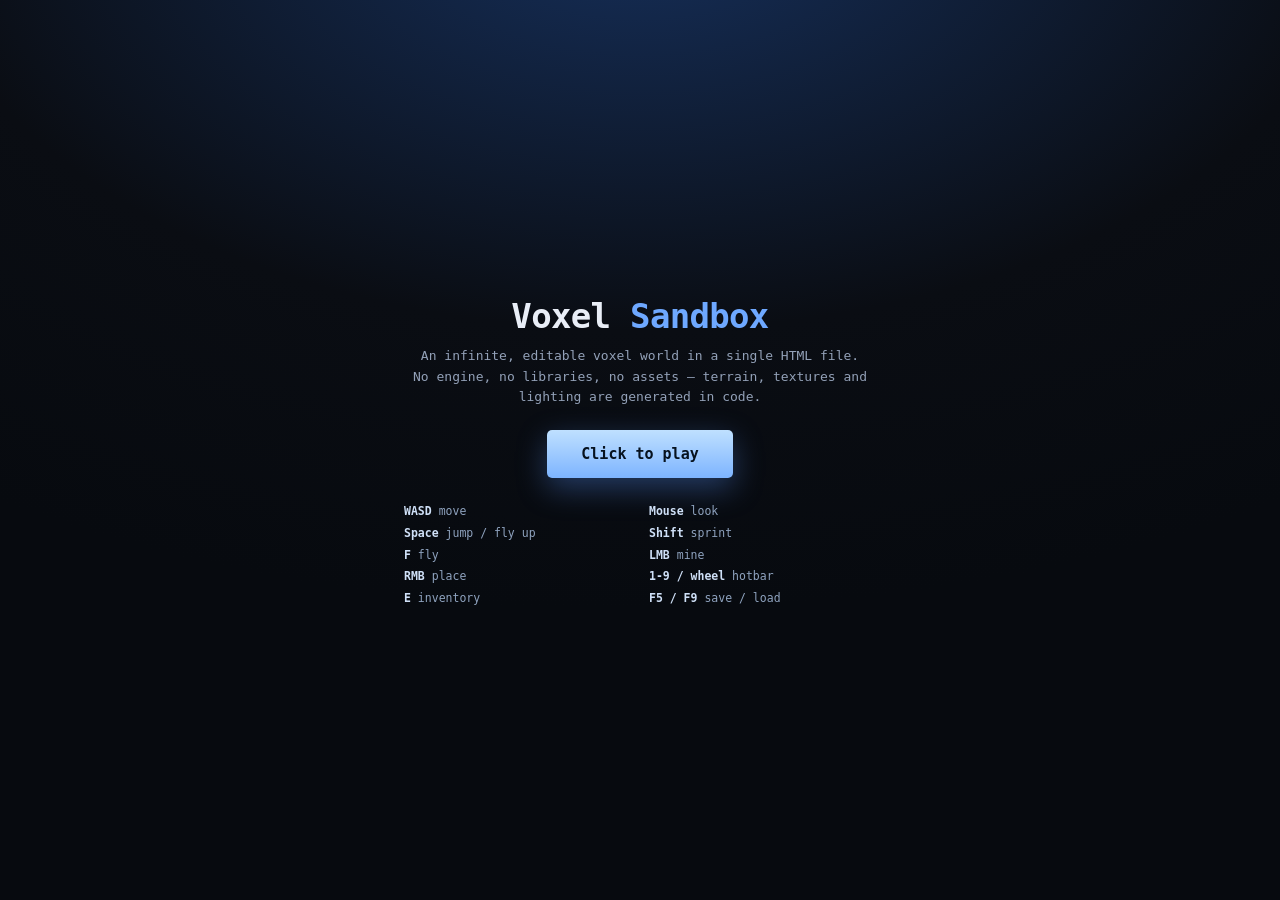
<file: voxel-sandbox.html>
<!DOCTYPE html>
<html lang="en">
<head>
<meta charset="utf-8">
<meta name="viewport" content="width=device-width,initial-scale=1">
<title>Voxel Sandbox — WebGL</title>
<style>
  :root{
    --ink:#e9eef7; --dim:#93a1b8; --panel:rgba(10,13,20,.86); --line:rgba(140,170,220,.22);
    --accent:#6ea8ff;
  }
  *{box-sizing:border-box}
  html,body{margin:0;height:100%;overflow:hidden;background:#0a0d13;color:var(--ink);
    font:14px/1.35 ui-monospace,"SF Mono",Consolas,Menlo,monospace;-webkit-font-smoothing:antialiased}
  canvas{display:block;width:100%;height:100%}
  #ui{position:fixed;inset:0;pointer-events:none;user-select:none}
  .hidden{display:none!important}

  /* crosshair */
  #crosshair{position:absolute;left:50%;top:50%;width:22px;height:22px;transform:translate(-50%,-50%)}
  #crosshair::before,#crosshair::after{content:"";position:absolute;background:#fff;opacity:.9;
    box-shadow:0 0 0 1px rgba(0,0,0,.45)}
  #crosshair::before{left:50%;top:0;width:2px;height:22px;transform:translateX(-50%)}
  #crosshair::after{top:50%;left:0;height:2px;width:22px;transform:translateY(-50%)}

  /* mining bar */
  #mine{position:absolute;left:50%;top:calc(50% + 26px);width:130px;height:6px;transform:translateX(-50%);
    background:rgba(0,0,0,.55);border:1px solid rgba(255,255,255,.25);opacity:0;transition:opacity .12s}
  #mine>i{display:block;height:100%;width:0;background:#eaf2ff}

  /* hotbar */
  #hotbar{position:absolute;left:50%;bottom:26px;transform:translateX(-50%);display:flex;gap:5px}
  .slot{width:56px;height:56px;background:rgba(8,11,17,.55);border:2px solid rgba(160,185,225,.22);
    position:relative;display:grid;place-items:center;border-radius:3px;overflow:hidden}
  .slot.sel{border-color:#fff;box-shadow:0 0 0 1px rgba(0,0,0,.6),0 0 14px rgba(120,170,255,.35)}
  .slot canvas{width:40px;height:40px;image-rendering:pixelated;pointer-events:none}
  .slot b{position:absolute;right:3px;bottom:1px;font-size:12px;text-shadow:1px 1px 0 #000;font-weight:600}
  .slot i{position:absolute;left:3px;top:1px;font-size:10px;color:var(--dim);font-style:normal}
  #label{position:absolute;left:50%;bottom:92px;transform:translateX(-50%);font-size:13px;
    color:#eaf0fb;text-shadow:0 1px 3px #000;letter-spacing:.02em}

  /* stats */
  #hud{position:absolute;left:18px;top:14px;font-size:12px;color:#cfe0f7;text-shadow:0 1px 2px #000;line-height:1.55}
  #hud b{color:#fff;font-weight:600}

  /* toast */
  #toast{position:absolute;left:50%;top:28%;transform:translate(-50%,0);padding:7px 16px;border-radius:4px;
    background:rgba(8,11,17,.8);border:1px solid var(--line);opacity:0;transition:opacity .25s;font-size:13px}
  #toast.on{opacity:1}

  /* inventory */
  #inv{position:absolute;inset:0;display:grid;place-items:center;background:rgba(4,6,10,.55);
    pointer-events:auto}
  #invPanel{width:min(560px,92vw);background:var(--panel);border:1px solid var(--line);border-radius:6px;
    padding:16px 18px 18px;box-shadow:0 30px 80px rgba(0,0,0,.6)}
  #invPanel h2{margin:0 0 2px;font-size:14px;letter-spacing:.06em;text-transform:uppercase;color:#dce7f8}
  #invPanel p{margin:0 0 12px;font-size:11px;color:var(--dim)}
  #grid{display:grid;grid-template-columns:repeat(9,1fr);gap:5px}
  #grid .slot{width:auto;height:48px;cursor:pointer}
  #grid .slot:hover{border-color:var(--accent)}
  #invFoot{margin-top:12px;font-size:11px;color:var(--dim);display:flex;justify-content:space-between}

  /* start / pause screen */
  #menu{position:absolute;inset:0;display:grid;place-items:center;background:
    radial-gradient(1200px 700px at 50% -10%,#16305c 0%,#0a0d13 60%,#070a0f 100%);pointer-events:auto}
  #menu .card{text-align:center;max-width:520px;padding:0 24px}
  #menu h1{margin:0 0 6px;font-size:34px;letter-spacing:-.02em}
  #menu h1 span{color:var(--accent)}
  #menu p{margin:0 0 22px;color:var(--dim);font-size:13px;line-height:1.6}
  #play{pointer-events:auto;cursor:pointer;border:0;border-radius:5px;padding:14px 34px;font:inherit;
    font-size:15px;font-weight:600;color:#06121f;background:linear-gradient(#bfe0ff,#7db4ff);
    box-shadow:0 10px 30px rgba(90,150,255,.35)}
  #play:hover{background:linear-gradient(#d6ecff,#94c4ff)}
  #keys{margin-top:26px;display:grid;grid-template-columns:1fr 1fr;gap:6px 18px;font-size:11.5px;color:#8fa3bf;text-align:left}
  #keys b{color:#cfe0f7;font-weight:600}
  #err{position:absolute;left:12px;right:12px;bottom:12px;max-height:45%;overflow:auto;padding:12px;
    background:#2a0d12;border:1px solid #8b2a35;border-radius:6px;color:#ffd7dc;font-size:12px;
    white-space:pre-wrap;display:none;pointer-events:auto;z-index:50}
</style>
</head>
<body>
<canvas id="gl"></canvas>
<div id="ui">
  <div id="crosshair" class="hidden"></div>
  <div id="mine"><i></i></div>
  <div id="label"></div>
  <div id="hotbar"></div>
  <div id="hud"></div>
  <div id="toast"></div>
  <div id="inv" class="hidden">
    <div id="invPanel">
      <h2>Inventory</h2>
      <p>Click a storage slot to swap it into the selected hotbar slot</p>
      <div id="grid"></div>
      <div id="invFoot"><span>36 slots · stacks of 64</span><span>E to close</span></div>
    </div>
  </div>
  <div id="menu">
    <div class="card">
      <h1>Voxel <span>Sandbox</span></h1>
      <p>An infinite, editable voxel world in a single HTML file.<br>No engine, no libraries, no assets — terrain, textures and lighting are generated in code.</p>
      <button id="play">Click to play</button>
      <div id="keys">
        <div><b>WASD</b> move</div><div><b>Mouse</b> look</div>
        <div><b>Space</b> jump / fly up</div><div><b>Shift</b> sprint</div>
        <div><b>F</b> fly</div><div><b>LMB</b> mine</div>
        <div><b>RMB</b> place</div><div><b>1-9 / wheel</b> hotbar</div>
        <div><b>E</b> inventory</div><div><b>F5 / F9</b> save / load</div>
      </div>
    </div>
  </div>
  <div id="err"></div>
</div>

<script>
(function () {
'use strict';

// ============================== error surface ==============================
const errBox = document.getElementById('err');
function fail(e) {
  errBox.style.display = 'block';
  errBox.textContent += (e && e.stack ? e.stack : String(e)) + '\n';
  console.error(e);
}
window.addEventListener('error', ev => fail(ev.error || ev.message));
window.addEventListener('unhandledrejection', ev => fail(ev.reason));

// ============================== constants ==================================
const CH = 16;                 // chunk width/depth
const WH = 128;                // world height
const CHUNK_VOL = CH * CH * WH;
const SEA = 62;
const MAX_STACK = 64;
const HOTBAR = 9, STORAGE = 27, SLOTS = HOTBAR + STORAGE;

// ============================== small utils ================================
const clamp = (v, a, b) => v < a ? a : v > b ? b : v;
const lerp = (a, b, t) => a + (b - a) * t;
const floorDiv = (a, b) => Math.floor(a / b);
const key2 = (x, z) => x + ',' + z;
const now = () => performance.now();

function hash3(x, y, z, s) {
  let h = Math.imul(x | 0, 374761393) ^ Math.imul(y | 0, 668265263) ^
          Math.imul(z | 0, 1274126177) ^ Math.imul(s | 0, 2246822519);
  h = Math.imul(h ^ (h >>> 13), 1274126177);
  return (h ^ (h >>> 16)) >>> 0;
}
const rnd3 = (x, y, z, s) => hash3(x, y, z, s) / 4294967295;

// value noise, 2D
function noise2(x, y, s) {
  const x0 = Math.floor(x), y0 = Math.floor(y);
  const fx = x - x0, fy = y - y0;
  const sx = fx * fx * fx * (fx * (fx * 6 - 15) + 10);
  const sy = fy * fy * fy * (fy * (fy * 6 - 15) + 10);
  const a = rnd3(x0, y0, 0, s), b = rnd3(x0 + 1, y0, 0, s);
  const c = rnd3(x0, y0 + 1, 0, s), d = rnd3(x0 + 1, y0 + 1, 0, s);
  return lerp(lerp(a, b, sx), lerp(c, d, sx), sy);
}
function fbm2(x, y, oct, s) {
  let sum = 0, amp = 1, norm = 0, f = 1;
  for (let i = 0; i < oct; i++) {
    sum += noise2(x * f + i * 17.3, y * f - i * 9.1, s) * amp;
    norm += amp; amp *= 0.5; f *= 2.03;
  }
  return sum / norm;
}
function noise3(x, y, z, s) {
  const x0 = Math.floor(x), y0 = Math.floor(y), z0 = Math.floor(z);
  const fx = x - x0, fy = y - y0, fz = z - z0;
  const sx = fx * fx * fx * (fx * (fx * 6 - 15) + 10);
  const sy = fy * fy * fy * (fy * (fy * 6 - 15) + 10);
  const sz = fz * fz * fz * (fz * (fz * 6 - 15) + 10);
  const c000 = rnd3(x0, y0, z0, s), c100 = rnd3(x0 + 1, y0, z0, s);
  const c010 = rnd3(x0, y0 + 1, z0, s), c110 = rnd3(x0 + 1, y0 + 1, z0, s);
  const c001 = rnd3(x0, y0, z0 + 1, s), c101 = rnd3(x0 + 1, y0, z0 + 1, s);
  const c011 = rnd3(x0, y0 + 1, z0 + 1, s), c111 = rnd3(x0 + 1, y0 + 1, z0 + 1, s);
  const x00 = lerp(c000, c100, sx), x10 = lerp(c010, c110, sx);
  const x01 = lerp(c001, c101, sx), x11 = lerp(c011, c111, sx);
  return lerp(lerp(x00, x10, sy), lerp(x01, x11, sy), sz);
}
function fbm3(x, y, z, oct, s) {
  let sum = 0, amp = 1, norm = 0, f = 1;
  for (let i = 0; i < oct; i++) {
    sum += noise3(x * f + i * 5.1, y * f + i * 11.7, z * f, s) * amp;
    norm += amp; amp *= 0.5; f *= 2.07;
  }
  return sum / norm;
}

// ============================== tiles & blocks =============================
const TILE = {
  grassTop: 0, grassSide: 1, dirt: 2, stone: 3, cobble: 4, sand: 5, sandTop: 6, sandSide: 7,
  gravel: 8, snow: 9, snowSide: 10, woodSide: 11, woodTop: 12, leaves: 13, planks: 14,
  bricks: 15, glass: 16, water: 17, ice: 18, cactusSide: 19, cactusTop: 20,
  coal: 21, iron: 22, gold: 23, diamond: 24, bedrock: 25
};
const TILE_COUNT = 26;

// pass: 0 opaque, 1 water, 2 glass
const B = {
  AIR: 0, BEDROCK: 1, STONE: 2, COBBLE: 3, DIRT: 4, GRASS: 5, SAND: 6, SANDSTONE: 7,
  GRAVEL: 8, SNOW: 9, SNOWGRASS: 10, WOOD: 11, LEAVES: 12, PLANKS: 13, BRICKS: 14,
  GLASS: 15, WATER: 16, ICE: 17, CACTUS: 18, COAL: 19, IRON: 20, GOLD: 21, DIAMOND: 22
};

const DEF = [];
function def(id, name, top, side, bottom, col, opts) {
  DEF[id] = Object.assign({
    id, name, top, side, bottom, col,
    solid: true, opaque: true, pass: 0, hardness: 0.6, drop: id
  }, opts || {});
}

def(B.AIR, 'Air', 0, 0, 0, [0, 0, 0], { solid: false, opaque: false, hardness: -1, drop: 0 });
def(B.BEDROCK, 'Bedrock', TILE.bedrock, TILE.bedrock, TILE.bedrock, [56, 56, 60], { hardness: -1, drop: 0 });
def(B.STONE, 'Stone', TILE.stone, TILE.stone, TILE.stone, [128, 128, 132], { hardness: 1.5, drop: B.COBBLE });
def(B.COBBLE, 'Cobblestone', TILE.cobble, TILE.cobble, TILE.cobble, [108, 108, 112], { hardness: 1.4 });
def(B.DIRT, 'Dirt', TILE.dirt, TILE.dirt, TILE.dirt, [112, 82, 54], { hardness: 0.45 });
def(B.GRASS, 'Grass Block', TILE.grassTop, TILE.grassSide, TILE.dirt, [96, 150, 72], { hardness: 0.5, drop: B.DIRT });
def(B.SAND, 'Sand', TILE.sand, TILE.sand, TILE.sand, [222, 206, 152], { hardness: 0.4 });
def(B.SANDSTONE, 'Sandstone', TILE.sandTop, TILE.sandSide, TILE.sandTop, [214, 196, 142], { hardness: 1.2 });
def(B.GRAVEL, 'Gravel', TILE.gravel, TILE.gravel, TILE.gravel, [128, 122, 118], { hardness: 0.55 });
def(B.SNOW, 'Snow Block', TILE.snow, TILE.snow, TILE.snow, [240, 246, 252], { hardness: 0.25 });
def(B.SNOWGRASS, 'Snowy Grass', TILE.snow, TILE.snowSide, TILE.dirt, [214, 224, 232], { hardness: 0.5, drop: B.DIRT });
def(B.WOOD, 'Oak Log', TILE.woodTop, TILE.woodSide, TILE.woodTop, [108, 84, 52], { hardness: 0.9 });
def(B.LEAVES, 'Oak Leaves', TILE.leaves, TILE.leaves, TILE.leaves, [62, 122, 52], { hardness: 0.2 });
def(B.PLANKS, 'Oak Planks', TILE.planks, TILE.planks, TILE.planks, [172, 140, 96], { hardness: 0.8 });
def(B.BRICKS, 'Bricks', TILE.bricks, TILE.bricks, TILE.bricks, [152, 76, 62], { hardness: 1.6 });
def(B.GLASS, 'Glass', TILE.glass, TILE.glass, TILE.glass, [200, 226, 236], { opaque: false, pass: 2, hardness: 0.3 });
def(B.WATER, 'Water', TILE.water, TILE.water, TILE.water, [42, 92, 162], { opaque: false, solid: false, pass: 1, hardness: -1, drop: 0 });
def(B.ICE, 'Ice', TILE.ice, TILE.ice, TILE.ice, [158, 204, 232], { hardness: 0.4 });
def(B.CACTUS, 'Cactus', TILE.cactusTop, TILE.cactusSide, TILE.cactusTop, [72, 130, 62], { hardness: 0.35 });
def(B.COAL, 'Coal Ore', TILE.coal, TILE.coal, TILE.coal, [78, 78, 82], { hardness: 2.0 });
def(B.IRON, 'Iron Ore', TILE.iron, TILE.iron, TILE.iron, [176, 146, 122], { hardness: 2.4 });
def(B.GOLD, 'Gold Ore', TILE.gold, TILE.gold, TILE.gold, [206, 174, 66], { hardness: 2.6 });
def(B.DIAMOND, 'Diamond Ore', TILE.diamond, TILE.diamond, TILE.diamond, [112, 208, 208], { hardness: 3.0 });

const CREATIVE_PALETTE = [B.GRASS, B.DIRT, B.STONE, B.COBBLE, B.SAND, B.WOOD, B.PLANKS, B.LEAVES, B.GLASS];

// ============================== procedural atlas ===========================
function makeAtlas() {
  const TS = 16, N = 16, SZ = TS * N;
  const cv = document.createElement('canvas');
  cv.width = cv.height = SZ;
  const ctx = cv.getContext('2d', { willReadFrequently: true });
  const img = ctx.createImageData(SZ, SZ);
  const D = img.data;

  const rnd = (x, y, s) => {
    let h = Math.imul(x | 0, 374761393) ^ Math.imul(y | 0, 668265263) ^ Math.imul(s | 0, 2246822519);
    h = Math.imul(h ^ (h >>> 13), 1274126177);
    return ((h ^ (h >>> 16)) >>> 0) / 4294967295;
  };
  const org = t => [ (t % N) * TS, Math.floor(t / N) * TS ];
  const put = (t, x, y, c, a) => {
    if (x < 0 || y < 0 || x >= TS || y >= TS) return;
    const [ox, oy] = org(t);
    const i = ((oy + y) * SZ + ox + x) * 4;
    D[i] = c[0]; D[i + 1] = c[1]; D[i + 2] = c[2]; D[i + 3] = a === undefined ? 255 : a;
  };
  const get = (t, x, y) => {
    const [ox, oy] = org(t);
    const i = ((oy + y) * SZ + ox + x) * 4;
    return [D[i], D[i + 1], D[i + 2]];
  };
  const mix = (a, b, t) => [
    Math.round(lerp(a[0], b[0], t)), Math.round(lerp(a[1], b[1], t)), Math.round(lerp(a[2], b[2], t))
  ];
  const scale = (c, s) => [clamp(c[0] * s, 0, 255) | 0, clamp(c[1] * s, 0, 255) | 0, clamp(c[2] * s, 0, 255) | 0];

  function fillNoise(t, seed, A, Bc, grain, blob) {
    grain = grain === undefined ? 0.35 : grain; blob = blob || 4;
    for (let y = 0; y < TS; y++) for (let x = 0; x < TS; x++) {
      const lo = rnd(Math.floor(x / blob), Math.floor(y / blob), seed);
      const hi = rnd(x, y, seed + 977);
      put(t, x, y, mix(A, Bc, clamp(lo * (1 - grain) + hi * grain, 0, 1)));
    }
  }
  function speckle(t, seed, c, count, maxSize) {
    for (let i = 0; i < count; i++) {
      const cx = Math.floor(rnd(i, 3, seed) * TS), cy = Math.floor(rnd(i, 7, seed + 31) * TS);
      const sz = 1 + Math.floor(rnd(i, 11, seed + 73) * (maxSize || 2));
      for (let dy = 0; dy < sz; dy++) for (let dx = 0; dx < sz; dx++) put(t, cx + dx, cy + dy, c);
    }
  }
  function grainAll(t, seed, amount) {
    for (let y = 0; y < TS; y++) for (let x = 0; x < TS; x++)
      put(t, x, y, scale(get(t, x, y), 1 - amount * rnd(x, y, seed)));
  }
  function border(t, w, amount) {
    for (let y = 0; y < TS; y++) for (let x = 0; x < TS; x++) {
      const d = Math.min(x, TS - 1 - x, y, TS - 1 - y);
      if (d < w) put(t, x, y, scale(get(t, x, y), amount));
    }
  }
  function stoneBase(t, seed) {
    fillNoise(t, seed, [118, 118, 124], [146, 146, 152], 0.3, 5);
    speckle(t, seed + 13, [104, 104, 110], 8, 3);
    speckle(t, seed + 29, [158, 158, 164], 6, 2);
    grainAll(t, seed + 41, 0.07);
  }

  // grass top
  fillNoise(TILE.grassTop, 101, [78, 138, 56], [120, 176, 82], 0.4, 3);
  speckle(TILE.grassTop, 122, [64, 118, 46], 14, 2);

  // dirt
  fillNoise(TILE.dirt, 303, [96, 68, 44], [130, 94, 62], 0.45, 4);
  speckle(TILE.dirt, 308, [78, 54, 34], 10, 2);

  // grass side (dirt + cap)
  for (let y = 0; y < TS; y++) for (let x = 0; x < TS; x++)
    put(TILE.grassSide, x, y, get(TILE.dirt, x, y));
  for (let x = 0; x < TS; x++) {
    const edge = 3 + rnd(x, 0, 51) * 2;
    for (let y = 0; y < TS; y++) if (y <= edge)
      put(TILE.grassSide, x, y, mix([78, 138, 56], [124, 180, 86], rnd(x, y, 12)));
  }

  stoneBase(TILE.stone, 404);

  // cobblestone
  for (let y = 0; y < TS; y++) for (let x = 0; x < TS; x++) {
    const row = y >> 2, off = (row % 2) * 2;
    const mortar = (y % 4 === 0) || ((x + off) % 4 === 0);
    const c = get(TILE.stone, x, y);
    put(TILE.cobble, x, y, mortar ? scale(c, 0.62)
      : scale(c, 0.88 + 0.24 * rnd((x + off) >> 2, row, 407)));
  }

  fillNoise(TILE.sand, 606, [214, 198, 146], [236, 222, 176], 0.4, 4);
  speckle(TILE.sand, 613, [198, 180, 132], 10, 1);

  fillNoise(TILE.sandTop, 707, [210, 194, 142], [232, 218, 170], 0.3, 6);
  fillNoise(TILE.sandSide, 808, [206, 188, 136], [226, 210, 162], 0.25, 8);
  for (let y = 0; y < TS; y++) {
    const band = Math.sin(y * 0.9) * 0.5 + 0.5;
    for (let x = 0; x < TS; x++) put(TILE.sandSide, x, y, scale(get(TILE.sandSide, x, y), 0.92 + 0.12 * band));
  }

  fillNoise(TILE.gravel, 909, [108, 104, 100], [150, 146, 142], 0.55, 2);
  speckle(TILE.gravel, 926, [86, 82, 80], 16, 2);
  speckle(TILE.gravel, 946, [168, 164, 160], 12, 1);

  fillNoise(TILE.snow, 111, [230, 240, 250], [255, 255, 255], 0.3, 5);
  speckle(TILE.snow, 114, [214, 228, 244], 8, 2);

  for (let y = 0; y < TS; y++) for (let x = 0; x < TS; x++)
    put(TILE.snowSide, x, y, get(TILE.dirt, x, y));
  for (let x = 0; x < TS; x++) {
    const edge = 4 + rnd(x, 1, 19) * 2;
    for (let y = 0; y < TS; y++) if (y <= edge)
      put(TILE.snowSide, x, y, mix([228, 238, 248], [255, 255, 255], rnd(x, y, 7)));
  }

  // wood side: vertical bark
  for (let x = 0; x < TS; x++) {
    const col = 0.8 + 0.3 * rnd(x >> 1, 0, 333);
    for (let y = 0; y < TS; y++)
      put(TILE.woodSide, x, y, scale(mix([92, 70, 42], [122, 94, 58], rnd(x, y, 338)), col));
  }
  for (let y = 0; y < TS; y++) put(TILE.woodSide, Math.floor(rnd(y, 2, 341) * TS), y, [70, 52, 30]);

  // wood top: rings
  for (let y = 0; y < TS; y++) for (let x = 0; x < TS; x++) {
    const d = Math.hypot(x - 7.5, y - 7.5);
    const ring = Math.sin(d * 1.6) * 0.5 + 0.5;
    put(TILE.woodTop, x, y, scale(mix([112, 86, 52], [160, 128, 82], ring), 0.94 + 0.12 * rnd(x, y, 444)));
  }
  border(TILE.woodTop, 1, 0.68);

  fillNoise(TILE.leaves, 555, [46, 100, 40], [86, 148, 62], 0.6, 2);
  speckle(TILE.leaves, 566, [34, 78, 30], 22, 2);
  speckle(TILE.leaves, 578, [104, 166, 74], 14, 1);
  border(TILE.leaves, 1, 0.8);

  // planks
  for (let y = 0; y < TS; y++) {
    const board = y >> 2, bright = 0.86 + 0.26 * rnd(board, 0, 666);
    const seam = Math.floor(rnd(board, 5, 674) * TS);
    for (let x = 0; x < TS; x++) {
      let c = mix([150, 118, 76], [184, 148, 100], rnd(Math.floor(x / 3), y, 662));
      c = scale(c, bright * (0.94 + 0.1 * rnd(x, y, 688)));
      if ((y & 3) === 3) c = scale(c, 0.66);
      else if (x === seam) c = scale(c, 0.72);
      put(TILE.planks, x, y, c);
    }
  }

  // bricks
  for (let y = 0; y < TS; y++) for (let x = 0; x < TS; x++) {
    const row = y >> 2, off = (row % 2) * 4;
    const mortar = (y % 4 === 0) || ((x + off) % 8 === 0);
    put(TILE.bricks, x, y, mortar ? [188, 182, 172]
      : scale(mix([132, 62, 50], [166, 84, 66], rnd(x, y, 771)), 0.9 + 0.18 * rnd((x + off) >> 3, row, 773)));
  }

  // glass (mostly clear, frame + highlights) — drawn opaque-ish, alpha in shader
  for (let y = 0; y < TS; y++) for (let x = 0; x < TS; x++) put(TILE.glass, x, y, [206, 230, 240], 40);
  for (let y = 0; y < TS; y++) for (let x = 0; x < TS; x++) {
    const d = Math.min(x, TS - 1 - x, y, TS - 1 - y);
    if (d < 1) put(TILE.glass, x, y, [232, 246, 252], 210);
    else if (rnd(x, y, 888) > 0.93) put(TILE.glass, x, y, [255, 255, 255], 120);
  }

  // water
  fillNoise(TILE.water, 999, [34, 78, 148], [60, 116, 190], 0.45, 6);
  for (let y = 0; y < TS; y++) {
    const wave = Math.sin(y * 0.7 + rnd(y, 0, 993) * 2) * 0.5 + 0.5;
    for (let x = 0; x < TS; x++) put(TILE.water, x, y, scale(get(TILE.water, x, y), 0.92 + 0.16 * wave), 190);
  }

  // ice
  fillNoise(TILE.ice, 1212, [146, 194, 224], [196, 228, 246], 0.4, 6);
  for (let i = 0; i < 5; i++) {
    let x = Math.floor(rnd(i, 1, 1215) * TS), y = Math.floor(rnd(i, 2, 1216) * TS);
    for (let s = 0; s < 6; s++) {
      put(TILE.ice, x, y, [226, 244, 255]);
      x += rnd(i, s, 1218) > 0.5 ? 1 : -1; y += 1;
    }
  }

  fillNoise(TILE.cactusSide, 1313, [58, 112, 50], [88, 148, 66], 0.35, 4);
  for (let x = 0; x < TS; x++) if (x % 5 === 0)
    for (let y = 0; y < TS; y++) put(TILE.cactusSide, x, y, scale(get(TILE.cactusSide, x, y), 0.74));
  speckle(TILE.cactusSide, 1325, [226, 232, 196], 10, 1);

  fillNoise(TILE.cactusTop, 1414, [66, 124, 56], [96, 158, 74], 0.3, 4);
  for (let y = 0; y < TS; y++) for (let x = 0; x < TS; x++)
    if (Math.hypot(x - 7.5, y - 7.5) > 6.4) put(TILE.cactusTop, x, y, scale(get(TILE.cactusTop, x, y), 0.8));
  border(TILE.cactusTop, 1, 0.74);

  // ores
  function ore(t, seed, gem, dark) {
    stoneBase(t, seed);
    for (let i = 0; i < 7; i++) {
      const cx = 1 + Math.floor(rnd(i, 3, seed + 5) * (TS - 4));
      const cy = 1 + Math.floor(rnd(i, 9, seed + 15) * (TS - 4));
      const sz = 2 + Math.floor(rnd(i, 7, seed + 25) * 2);
      for (let dy = 0; dy < sz; dy++) for (let dx = 0; dx < sz; dx++) {
        const edge = dx === 0 || dy === 0 || dx === sz - 1 || dy === sz - 1;
        put(t, cx + dx, cy + dy, edge ? dark : gem);
      }
    }
  }
  ore(TILE.coal, 1515, [38, 38, 42], [22, 22, 26]);
  ore(TILE.iron, 1616, [206, 170, 142], [150, 116, 92]);
  ore(TILE.gold, 1717, [238, 202, 78], [186, 146, 40]);
  ore(TILE.diamond, 1818, [126, 232, 232], [72, 176, 186]);

  fillNoise(TILE.bedrock, 1919, [34, 34, 38], [78, 78, 84], 0.7, 2);
  speckle(TILE.bedrock, 1923, [24, 24, 28], 18, 3);
  speckle(TILE.bedrock, 1938, [96, 96, 102], 10, 2);

  ctx.putImageData(img, 0, 0);
  return { canvas: cv, data: img };
}

// ============================== world data =================================
let SEED = 20261018;
const chunks = new Map();      // "cx,cz" -> Uint8Array(CHUNK_VOL)
const editMap = new Map();     // "cx,cz" -> Map(index -> blockId)  (persisted)

const ckey = (cx, cz) => cx + ',' + cz;
const cidx = (lx, ly, lz) => (ly * CH + lz) * CH + lx;

// ---- terrain --------------------------------------------------------------
function surfaceHeight(x, z) {
  const continent = fbm2(x * 0.0032, z * 0.0032, 4, SEED) * 2 - 1;
  const hills = fbm2(x * 0.017, z * 0.017, 3, SEED) * 2 - 1;
  const ridge = 1 - Math.abs(fbm2(x * 0.0055, z * 0.0055, 3, SEED) * 2 - 1);
  const mask = clamp((continent - 0.02) * 1.7, 0, 1);
  const micro = fbm2(x * 0.09, z * 0.09, 2, SEED) * 2 - 1;
  const h = SEA + continent * 12 + hills * 4.5 + micro * 1.6 + mask * mask * ridge * 36;
  return clamp(Math.round(h), 3, WH - 10);
}
const tempAt = (x, z) => fbm2(x * 0.0011, z * 0.0011, 3, SEED + 11);
const humidAt = (x, z) => fbm2(x * 0.0015 + 137, z * 0.0015 - 71, 3, SEED + 23);
const isDesert = (x, z) => tempAt(x, z) > 0.60 && humidAt(x, z) < 0.46;
const isSnowy = (x, z) => tempAt(x, z) < 0.36;

function treeAt(x, z) {
  // Cheap reject first at the maximum possible density: 92% of columns bail out
  // on a single hash instead of paying for three biome noise fields.
  if (rnd3(x, z, 0, SEED + 5501) > 0.075) return null;

  const desert = isDesert(x, z);
  const snowy = isSnowy(x, z);
  const hum = humidAt(x, z);
  const density = desert ? 0.007 : snowy ? 0.014 : lerp(0.018, 0.075, clamp(hum, 0, 1));
  if (rnd3(x, z, 0, SEED + 5501) > density) return null;
  const h = surfaceHeight(x, z);
  if (h <= SEA + 1 || h > 104) return null;
  const trunk = desert ? 2 + Math.floor(rnd3(x, z, 0, SEED + 71) * 3)
                       : 4 + Math.floor(rnd3(x, z, 0, SEED + 31) * 3);
  return { base: h + 1, trunk, cactus: desert };
}

// Caves are sampled on a 4-block lattice and interpolated: 64x fewer 3D noise
// evaluations for a field that is smooth at this scale anyway.
const CAVE_STEP = 4;
const CAVE_N = CH / CAVE_STEP + 1;              // 5 per horizontal axis
const CAVE_NY = WH / CAVE_STEP + 1;             // 33 vertically
const caveField = new Float32Array(CAVE_N * CAVE_NY * CAVE_N);

function buildCaveField(bx, bz) {
  let i = 0;
  for (let iy = 0; iy < CAVE_NY; iy++) {
    const y = iy * CAVE_STEP;
    for (let iz = 0; iz < CAVE_N; iz++) {
      const z = iz * CAVE_STEP;
      const wz = (bz + z) * 0.045;
      for (let ix = 0; ix < CAVE_N; ix++) {
        caveField[i++] = fbm3((bx + ix * CAVE_STEP) * 0.045, wz, y * 0.078, 2, SEED);
      }
    }
  }
}

function caveAt(x, y, z) {
  const fx = x * 0.25, fy = y * 0.25, fz = z * 0.25;
  const ix = fx | 0, iy = fy | 0, iz = fz | 0;
  const tx = fx - ix, ty = fy - iy, tz = fz - iz;
  const row = CAVE_N * CAVE_N;
  const i0 = iy * row + iz * CAVE_N + ix;
  const i1 = i0 + row;
  const a = caveField[i0] + (caveField[i0 + 1] - caveField[i0]) * tx;
  const b = caveField[i0 + CAVE_N] + (caveField[i0 + CAVE_N + 1] - caveField[i0 + CAVE_N]) * tx;
  const c = caveField[i1] + (caveField[i1 + 1] - caveField[i1]) * tx;
  const d = caveField[i1 + CAVE_N] + (caveField[i1 + CAVE_N + 1] - caveField[i1 + CAVE_N]) * tx;
  const lo = a + (b - a) * tz;
  const hi = c + (d - c) * tz;
  return lo + (hi - lo) * ty;
}

function generateChunk(cx, cz) {
  const blocks = new Uint8Array(CHUNK_VOL);
  const bx = cx * CH, bz = cz * CH;
  buildCaveField(bx, bz);

  for (let lz = 0; lz < CH; lz++) {
    for (let lx = 0; lx < CH; lx++) {
      const wx = bx + lx, wz = bz + lz;
      const h = surfaceHeight(wx, wz);
      const desert = isDesert(wx, wz);
      const snowy = isSnowy(wx, wz);

      let top = B.GRASS, sub = B.DIRT;
      if (h <= SEA + 1) { top = B.SAND; sub = B.SAND; }
      else if (h > 100) { top = B.STONE; sub = B.STONE; }
      else if (desert) { top = B.SAND; sub = B.SANDSTONE; }
      else if (snowy) { top = B.SNOWGRASS; sub = B.DIRT; }
      if (h > 112) top = B.SNOW;

      for (let y = 0; y <= h; y++) {
        let t;
        if (y <= 1) t = B.BEDROCK;
        else if (y === h) t = top;
        else if (y >= h - 3) t = sub;
        else t = B.STONE;

        if (t !== B.BEDROCK && y > 3 && y < h - 1) {
          if (caveAt(lx, y, lz) > 0.638) t = B.AIR;
        }
        if (t === B.STONE && y < h - 4) {
          const depth = h - y;
          const r = rnd3(wx * 3, wz * 3, y * 3, SEED + 9173);
          if (depth > 46 && r > 0.9962) t = B.DIAMOND;
          else if (depth > 30 && r > 0.9930) t = B.GOLD;
          else if (depth > 16 && r > 0.9835) t = B.IRON;
          else if (r > 0.96) t = B.COAL;
          else if (r > 0.945) t = B.GRAVEL;
        }
        blocks[cidx(lx, y, lz)] = t;
      }

      if (h < SEA) {
        for (let y = h + 1; y <= SEA; y++) {
          blocks[cidx(lx, y, lz)] = (snowy && y === SEA) ? B.ICE : B.WATER;
        }
      }
    }
  }

  // trees from the 3x3 neighbourhood so canopies cross chunk borders
  for (let dz2 = -1; dz2 <= 1; dz2++) {
    for (let dx2 = -1; dx2 <= 1; dx2++) {
      const nbx = bx + dx2 * CH, nbz = bz + dz2 * CH;
      for (let lz2 = 0; lz2 < CH; lz2++) {
        for (let lx2 = 0; lx2 < CH; lx2++) {
          const wx = nbx + lx2, wz = nbz + lz2;
          if (wx < bx - 2 || wx > bx + CH + 1) continue;
          if (wz < bz - 2 || wz > bz + CH + 1) continue;
          const t = treeAt(wx, wz);
          if (!t) continue;
          stampTree(blocks, bx, bz, wx, wz, t);
        }
      }
    }
  }

  // replay player edits on top of the generated terrain
  const e = editMap.get(ckey(cx, cz));
  if (e) for (const [i, v] of e) blocks[i] = v;

  return blocks;
}

function stampTree(blocks, bx, bz, wx, wz, t) {
  const put = (x, y, z, type, overwrite) => {
    const lx = x - bx, lz = z - bz;
    if (lx < 0 || lx >= CH || lz < 0 || lz >= CH || y < 0 || y >= WH) return;
    const i = cidx(lx, y, lz);
    if (!overwrite && blocks[i] !== B.AIR) return;
    blocks[i] = type;
  };

  if (t.cactus) {
    for (let i = 0; i < t.trunk; i++) put(wx, t.base + i, wz, B.CACTUS, true);
    return;
  }
  for (let i = 0; i < t.trunk; i++) put(wx, t.base + i, wz, B.WOOD, true);
  const top = t.base + t.trunk - 1;
  for (let dy = -2; dy <= 1; dy++)
    for (let dz = -2; dz <= 2; dz++)
      for (let dx = -2; dx <= 2; dx++) {
        const dist = Math.sqrt(dx * dx + dz * dz + dy * dy * 0.9);
        if (dist > 2.55) continue;
        put(wx + dx, top + dy, wz + dz, B.LEAVES, false);
      }
}

// ---- chunk access ----------------------------------------------------------
function ensureChunk(cx, cz) {
  const k = ckey(cx, cz);
  let c = chunks.get(k);
  if (!c) { c = generateChunk(cx, cz); chunks.set(k, c); }
  return c;
}
function chunkOf(cx, cz) { return chunks.get(ckey(cx, cz)); }

let _lk = null, _lc = null;
function getBlock(x, y, z) {
  if (y < 0) return B.BEDROCK;
  if (y >= WH) return B.AIR;
  const cx = x >> 4, cz = z >> 4, k = cx + ',' + cz;
  let c;
  if (k === _lk) c = _lc; else { c = chunks.get(k); _lk = k; _lc = c; }
  if (!c) return B.AIR;
  return c[(y * CH + (z & 15)) * CH + (x & 15)];
}
const isOpaqueAt = (x, y, z) => DEF[getBlock(x, y, z)].opaque;
const isSolidAt = (x, y, z) => DEF[getBlock(x, y, z)].solid;

function setBlock(x, y, z, type) {
  if (y < 0 || y >= WH) return false;
  const cx = x >> 4, cz = z >> 4, k = ckey(cx, cz);
  const c = chunks.get(k);
  if (!c) return false;
  const lx = x & 15, lz = z & 15, i = cidx(lx, y, lz);
  if (c[i] === type) return false;
  c[i] = type;

  let e = editMap.get(k);
  if (!e) { e = new Map(); editMap.set(k, e); }
  e.set(i, type);

  // remesh this chunk plus any neighbour whose face/AO is affected
  markDirty(cx, cz);
  if (lx === 0) markDirty(cx - 1, cz);
  if (lx === 15) markDirty(cx + 1, cz);
  if (lz === 0) markDirty(cx, cz - 1);
  if (lz === 15) markDirty(cx, cz + 1);
  if (lx === 0 && lz === 0) markDirty(cx - 1, cz - 1);
  if (lx === 15 && lz === 0) markDirty(cx + 1, cz - 1);
  if (lx === 0 && lz === 15) markDirty(cx - 1, cz + 1);
  if (lx === 15 && lz === 15) markDirty(cx + 1, cz + 1);
  return true;
}

// ============================== padded buffer ==============================
const PAD_W = CH + 2, PAD_H = WH + 2, PAD_VOL = PAD_W * PAD_W * PAD_H;
const padBuf = new Uint8Array(PAD_VOL);
const pidx = (x, y, z) => ((y + 1) * PAD_W + (z + 1)) * PAD_W + (x + 1);

function buildPadded(cx, cz) {
  padBuf.fill(0);
  const self = chunkOf(cx, cz);
  const nx = chunkOf(cx - 1, cz), px = chunkOf(cx + 1, cz);
  const nz = chunkOf(cx, cz - 1), pz = chunkOf(cx, cz + 1);

  for (let y = 0; y < WH; y++) {
    for (let z = 0; z < CH; z++) {
      const src = (y * CH + z) * CH;
      const dst = pidx(0, y, z);
      if (self) {
        for (let x = 0; x < CH; x++) padBuf[dst + x + 1] = self[src + x];
      }
      padBuf[dst] = nx ? nx[src + CH - 1] : 0;
      padBuf[dst + CH + 1] = px ? px[src] : 0;
    }
    for (let x = 0; x < CH; x++) {
      padBuf[pidx(x, y, -1)] = nz ? nz[(y * CH + CH - 1) * CH + x] : 0;
      padBuf[pidx(x, y, CH)] = pz ? pz[(y * CH + 0) * CH + x] : 0;
    }
  }
  // floor / ceiling
  for (let z = -1; z <= CH; z++) {
    for (let x = -1; x <= CH; x++) {
      padBuf[pidx(x, -1, z)] = B.BEDROCK;
      padBuf[pidx(x, WH, z)] = B.AIR;
    }
  }
  return padBuf;
}
const P = (x, y, z) => padBuf[pidx(x, y, z)];

// ============================== greedy mesher ===============================
// vertex = pos(3) normal(3) uv(2) = 8 floats; indices are uint32
function meshChunk(cx, cz) {
  buildPadded(cx, cz);

  const out = [
    { pos: [], idx: [], n: 0 },   // opaque
    { pos: [], idx: [], n: 0 },   // water
    { pos: [], idx: [], n: 0 }    // glass
  ];

  const DIMS = [CH, WH, CH];
  const SHADE = [0.46, 0.68, 0.85, 1.0];
  const W1 = PAD_W, W2 = PAD_W * PAD_W;
  const pad = padBuf;
  const ox = cx * CH, oz = cz * CH;

  // index strides for one unit along (u, v, axis) in the padded buffer
  const STEP_U = [W2, W1, 1];
  const STEP_V = [W1, 1, W2];
  const STEP_A = [1, W2, W1];
  const DU = [-1, 1, 1, -1], DV = [-1, -1, 1, 1];

  const cc = [0, 0, 0];

  for (let axis = 0; axis < 3; axis++) {
    const u = (axis + 1) % 3, v = (axis + 2) % 3;
    const dimU = DIMS[u], dimV = DIMS[v];
    const dU = STEP_U[axis], dV = STEP_V[axis], dA = STEP_A[axis];
    const mask = new Uint32Array(dimU * dimV);

    for (let dir = 0; dir < 2; dir++) {
      const sign = dir === 0 ? 1 : -1;
      const nX = axis === 0 ? sign : 0;
      const nY = axis === 1 ? sign : 0;
      const nZ = axis === 2 ? sign : 0;

      for (let slice = 0; slice < DIMS[axis]; slice++) {
        mask.fill(0);
        let any = false;

        // padded index of (slice, 0, 0) in (axis, u, v) order
        let bx = 0, by = 0, bz = 0;
        if (axis === 0) bx = slice; else if (axis === 1) by = slice; else bz = slice;
        const base0 = (by + 1) * W2 + (bz + 1) * W1 + (bx + 1);

        for (let vv = 0; vv < dimV; vv++) {
          const rowOff = base0 + vv * dV;
          for (let uu = 0; uu < dimU; uu++) {
            const ci = rowOff + uu * dU;
            const type = pad[ci];
            if (type === 0) continue;

            const d = DEF[type];
            const ni = ci + sign * dA;
            const nt = pad[ni];

            let visible;
            if (d.pass !== 0) visible = (nt === 0) || (!DEF[nt].opaque && nt !== type);
            else visible = !DEF[nt].opaque;
            if (!visible) continue;

            let key = type;
            for (let k = 0; k < 4; k++) {
              const su = ni + DU[k] * dU;
              const sv = ni + DV[k] * dV;
              const s1 = DEF[pad[su]].opaque ? 1 : 0;
              const s2 = DEF[pad[sv]].opaque ? 1 : 0;
              const cr = DEF[pad[ni + DU[k] * dU + DV[k] * dV]].opaque ? 1 : 0;
              key |= ((s1 && s2) ? 0 : 3 - (s1 + s2 + cr)) << (8 + k * 2);
            }
            mask[vv * dimU + uu] = key >>> 0;
            any = true;
          }
        }
        if (!any) continue;

        // merge rectangles
        for (let vv = 0; vv < dimV; vv++) {
          for (let uu = 0; uu < dimU; uu++) {
            const key = mask[vv * dimU + uu];
            if (key === 0) continue;

            let w = 1;
            while (uu + w < dimU && mask[vv * dimU + uu + w] === key) w++;
            let h = 1;
            outer: while (vv + h < dimV) {
              for (let k = 0; k < w; k++)
                if (mask[(vv + h) * dimU + uu + k] !== key) break outer;
              h++;
            }
            for (let hh = 0; hh < h; hh++)
              for (let ww = 0; ww < w; ww++) mask[(vv + hh) * dimU + uu + ww] = 0;

            const type = key & 0xff;
            const d = DEF[type];

            let faceShade;
            if (axis === 1) faceShade = dir === 0 ? 1.0 : 0.70;
            else faceShade = axis === 0 ? 0.88 : 0.80;

            const tile = axis === 1 ? (dir === 0 ? d.top : d.bottom) : d.side;
            const plane = slice + (dir === 0 ? 1 : 0);
            const buf = out[d.pass];
            const base = buf.n;

            for (let k = 0; k < 4; k++) {
              cc[axis] = plane;
              cc[u] = uu + ((k === 1 || k === 2) ? w : 0);
              cc[v] = vv + (k >= 2 ? h : 0);
              buf.pos.push(ox + cc[0], cc[1], oz + cc[2]);
              buf.pos.push(nX, nY, nZ);
              buf.pos.push(tile, faceShade * SHADE[(key >>> (8 + k * 2)) & 3]);
            }
            buf.n += 4;

            // WebGL front faces are CCW: +dir quads keep the (u,v) order, -dir reverse
            if (dir === 0) buf.idx.push(base, base + 1, base + 2, base, base + 2, base + 3);
            else buf.idx.push(base, base + 3, base + 2, base, base + 2, base + 1);
          }
        }
      }
    }
  }

  return out;
}

// ============================== mat4 =======================================
function mat4Perspective(fovy, aspect, near, far) {
  const f = 1 / Math.tan(fovy / 2), nf = 1 / (near - far);
  return new Float32Array([
    f / aspect, 0, 0, 0,
    0, f, 0, 0,
    0, 0, (far + near) * nf, -1,
    0, 0, 2 * far * near * nf, 0
  ]);
}
function mat4LookAt(eye, target, up) {
  let zx = eye[0] - target[0], zy = eye[1] - target[1], zz = eye[2] - target[2];
  let l = Math.hypot(zx, zy, zz) || 1; zx /= l; zy /= l; zz /= l;
  let xx = up[1] * zz - up[2] * zy, xy = up[2] * zx - up[0] * zz, xz = up[0] * zy - up[1] * zx;
  l = Math.hypot(xx, xy, xz) || 1; xx /= l; xy /= l; xz /= l;
  const yx = zy * xz - zz * xy, yy = zz * xx - zx * xz, yz = zx * xy - zy * xx;
  return new Float32Array([
    xx, yx, zx, 0,
    xy, yy, zy, 0,
    xz, yz, zz, 0,
    -(xx * eye[0] + xy * eye[1] + xz * eye[2]),
    -(yx * eye[0] + yy * eye[1] + yz * eye[2]),
    -(zx * eye[0] + zy * eye[1] + zz * eye[2]), 1
  ]);
}
function mat4Mul(a, b) {
  const o = new Float32Array(16);
  for (let c = 0; c < 4; c++) {
    for (let r = 0; r < 4; r++) {
      o[c * 4 + r] = a[r] * b[c * 4] + a[4 + r] * b[c * 4 + 1] +
                     a[8 + r] * b[c * 4 + 2] + a[12 + r] * b[c * 4 + 3];
    }
  }
  return o;
}

// ============================== GL boot ====================================
const canvas = document.getElementById('gl');
const gl = canvas.getContext('webgl2', {
  antialias: true, alpha: false, depth: true, stencil: false,
  powerPreference: 'high-performance', preserveDrawingBuffer: false
});
if (!gl) throw new Error('WebGL2 is not available in this browser.');

function compile(type, src) {
  const s = gl.createShader(type);
  gl.shaderSource(s, src);
  gl.compileShader(s);
  if (!gl.getShaderParameter(s, gl.COMPILE_STATUS)) throw new Error(gl.getShaderInfoLog(s) + '\n' + src);
  return s;
}
function program(vs, fs) {
  const p = gl.createProgram();
  gl.attachShader(p, compile(gl.VERTEX_SHADER, vs));
  gl.attachShader(p, compile(gl.FRAGMENT_SHADER, fs));
  gl.linkProgram(p);
  if (!gl.getProgramParameter(p, gl.LINK_STATUS)) throw new Error(gl.getProgramInfoLog(p));
  return p;
}
const u = (p, n) => gl.getUniformLocation(p, n);

// ---- terrain ---------------------------------------------------------------
const TERRAIN_VS = `#version 300 es
layout(location=0) in vec3 aPos;
layout(location=1) in vec3 aNormal;
layout(location=2) in vec2 aUV;
uniform mat4 uViewProj;
uniform vec3 uCam;
out vec3 vPos;
out vec3 vNormal;
out vec2 vUV;
out float vDist;
void main(){
  vPos = aPos; vNormal = aNormal; vUV = aUV;
  vDist = length(aPos - uCam);
  gl_Position = uViewProj * vec4(aPos, 1.0);
}`;

const TERRAIN_FS = `#version 300 es
precision highp float;
in vec3 vPos;
in vec3 vNormal;
in vec2 vUV;
in float vDist;
uniform sampler2D uAtlas;
uniform vec3 uSunDir;
uniform vec3 uSkyAmb;
uniform vec3 uSunColor;
uniform vec3 uFogColor;
uniform float uAlpha;
uniform vec2 uUVOffset;
out vec4 fragColor;
void main(){
  vec3 an = abs(vNormal);
  vec2 f;
  if (an.y >= an.x && an.y >= an.z) f = vPos.xz;
  else if (an.x >= an.z) f = vPos.zy;
  else f = vPos.xy;
  f = fract(fract(f) + uUVOffset);

  float ti = floor(vUV.x + 0.5);
  vec2 tile = vec2(mod(ti, 16.0), floor(ti / 16.0));
  vec2 uv = (tile + f) / 16.0;
  float inset = 0.00195;
  uv = clamp(uv, tile / 16.0 + inset, (tile + 1.0) / 16.0 - inset);
  vec4 tex = texture(uAtlas, uv);

  float ndl = max(dot(vNormal, uSunDir), 0.0);
  vec3 light = uSkyAmb + uSunColor * ndl * 0.85;
  vec3 col = tex.rgb * vUV.y * light;

  float fog = 1.0 - exp(-vDist * 0.0068);
  col = mix(col, uFogColor, clamp(fog, 0.0, 0.94));

  fragColor = vec4(col, tex.a * uAlpha);
}`;

// ---- sky --------------------------------------------------------------------
const SKY_VS = `#version 300 es
layout(location=0) in vec2 aPos;
out vec2 vNdc;
void main(){ vNdc = aPos; gl_Position = vec4(aPos, 0.999, 1.0); }`;

const SKY_FS = `#version 300 es
precision highp float;
in vec2 vNdc;
uniform vec3 uFwd, uRight, uUp;
uniform float uTan, uAspect;
uniform vec3 uTop, uHorizon, uGround, uSunDir, uSunColor;
out vec4 fragColor;
void main(){
  vec3 dir = normalize(uFwd + uRight * (vNdc.x * uTan * uAspect) + uUp * (vNdc.y * uTan));
  float h = dir.y;
  vec3 col = mix(uHorizon, uTop, clamp(pow(max(h, 0.0), 0.55), 0.0, 1.0));
  col = mix(col, uGround, clamp(-h * 4.0, 0.0, 1.0));
  float sd = max(dot(dir, uSunDir), 0.0);
  col += uSunColor * pow(sd, 1400.0) * 6.0;
  col += uSunColor * pow(sd, 14.0) * 0.22;
  fragColor = vec4(col, 1.0);
}`;

const terrainProg = program(TERRAIN_VS, TERRAIN_FS);
const skyProg = program(SKY_VS, SKY_FS);
const TU = {
  viewProj: u(terrainProg, 'uViewProj'), cam: u(terrainProg, 'uCam'),
  atlas: u(terrainProg, 'uAtlas'), sunDir: u(terrainProg, 'uSunDir'),
  skyAmb: u(terrainProg, 'uSkyAmb'), sunColor: u(terrainProg, 'uSunColor'),
  fog: u(terrainProg, 'uFogColor'), alpha: u(terrainProg, 'uAlpha'),
  uvOff: u(terrainProg, 'uUVOffset')
};
const SU = {
  fwd: u(skyProg, 'uFwd'), right: u(skyProg, 'uRight'), up: u(skyProg, 'uUp'),
  tan: u(skyProg, 'uTan'), aspect: u(skyProg, 'uAspect'),
  top: u(skyProg, 'uTop'), horizon: u(skyProg, 'uHorizon'), ground: u(skyProg, 'uGround'),
  sunDir: u(skyProg, 'uSunDir'), sunColor: u(skyProg, 'uSunColor')
};

// ---- atlas texture ----------------------------------------------------------
const atlasCanvas = makeAtlas().canvas;
const atlasTex = gl.createTexture();
gl.bindTexture(gl.TEXTURE_2D, atlasTex);
gl.texImage2D(gl.TEXTURE_2D, 0, gl.RGBA, gl.RGBA, gl.UNSIGNED_BYTE, atlasCanvas);
gl.texParameteri(gl.TEXTURE_2D, gl.TEXTURE_MIN_FILTER, gl.NEAREST);
gl.texParameteri(gl.TEXTURE_2D, gl.TEXTURE_MAG_FILTER, gl.NEAREST);
gl.texParameteri(gl.TEXTURE_2D, gl.TEXTURE_WRAP_S, gl.CLAMP_TO_EDGE);
gl.texParameteri(gl.TEXTURE_2D, gl.TEXTURE_WRAP_T, gl.CLAMP_TO_EDGE);
gl.bindTexture(gl.TEXTURE_2D, null);

// ---- sky quad ---------------------------------------------------------------
const skyVao = gl.createVertexArray();
gl.bindVertexArray(skyVao);
const skyBuf = gl.createBuffer();
gl.bindBuffer(gl.ARRAY_BUFFER, skyBuf);
gl.bufferData(gl.ARRAY_BUFFER, new Float32Array([-1, -1, 3, -1, -1, 3]), gl.STATIC_DRAW);
gl.enableVertexAttribArray(0);
gl.vertexAttribPointer(0, 2, gl.FLOAT, false, 0, 0);
gl.bindVertexArray(null);

// ---- selection outline ------------------------------------------------------
const LINE_VS = `#version 300 es
layout(location=0) in vec3 aPos;
uniform mat4 uVP;
uniform vec3 uOrigin;
uniform float uScale;
void main(){ gl_Position = uVP * vec4(aPos * uScale + uOrigin, 1.0); }`;
const LINE_FS = `#version 300 es
precision highp float;
uniform vec4 uColor;
out vec4 fragColor;
void main(){ fragColor = uColor; }`;
const lineProg = program(LINE_VS, LINE_FS);
const LU = {
  vp: u(lineProg, 'uVP'), origin: u(lineProg, 'uOrigin'),
  scale: u(lineProg, 'uScale'), color: u(lineProg, 'uColor')
};

const lineVao = gl.createVertexArray();
gl.bindVertexArray(lineVao);
const lineBuf = gl.createBuffer();
gl.bindBuffer(gl.ARRAY_BUFFER, lineBuf);
gl.bufferData(gl.ARRAY_BUFFER, new Float32Array((() => {
  const C = [[0,0,0],[1,0,0],[1,0,1],[0,0,1],[0,1,0],[1,1,0],[1,1,1],[0,1,1]];
  const E = [[0,1],[1,2],[2,3],[3,0],[4,5],[5,6],[6,7],[7,4],[0,4],[1,5],[2,6],[3,7]];
  const a = [];
  for (const [p, q] of E) a.push(...C[p], ...C[q]);
  return a;
})()), gl.STATIC_DRAW);
gl.enableVertexAttribArray(0);
gl.vertexAttribPointer(0, 3, gl.FLOAT, false, 0, 0);
gl.bindVertexArray(null);

// ============================== chunk GPU cache =============================
const gpu = new Map();   // key -> { vao:[3], count:[3], vbo:[3], ibo:[3] }
const dirty = new Set();
let chunksBuilt = 0, chunksQueued = 0;

function markDirty(cx, cz) {
  if (chunkOf(cx, cz)) dirty.add(ckey(cx, cz));
}

function freeChunkGpu(key) {
  const g = gpu.get(key);
  if (!g) return;
  for (let i = 0; i < 3; i++) {
    if (g.vao[i]) gl.deleteVertexArray(g.vao[i]);
    if (g.vbo[i]) gl.deleteBuffer(g.vbo[i]);
    if (g.ibo[i]) gl.deleteBuffer(g.ibo[i]);
  }
  gpu.delete(key);
}

function uploadChunk(key, mesh) {
  freeChunkGpu(key);
  const g = { vao: [null, null, null], count: [0, 0, 0], vbo: [null, null, null], ibo: [null, null, null] };

  for (let pass = 0; pass < 3; pass++) {
    const m = mesh[pass];
    if (m.n === 0) continue;

    const vao = gl.createVertexArray();
    gl.bindVertexArray(vao);

    const vbo = gl.createBuffer();
    gl.bindBuffer(gl.ARRAY_BUFFER, vbo);
    gl.bufferData(gl.ARRAY_BUFFER, new Float32Array(m.pos), gl.STATIC_DRAW);
    const stride = 32;
    gl.enableVertexAttribArray(0); gl.vertexAttribPointer(0, 3, gl.FLOAT, false, stride, 0);
    gl.enableVertexAttribArray(1); gl.vertexAttribPointer(1, 3, gl.FLOAT, false, stride, 12);
    gl.enableVertexAttribArray(2); gl.vertexAttribPointer(2, 2, gl.FLOAT, false, stride, 24);

    const ibo = gl.createBuffer();
    gl.bindBuffer(gl.ELEMENT_ARRAY_BUFFER, ibo);
    gl.bufferData(gl.ELEMENT_ARRAY_BUFFER, new Uint32Array(m.idx), gl.STATIC_DRAW);

    gl.bindVertexArray(null);
    g.vao[pass] = vao; g.vbo[pass] = vbo; g.ibo[pass] = ibo;
    g.count[pass] = m.idx.length;
  }
  gpu.set(key, g);
}

function rebuildChunk(cx, cz) {
  const key = ckey(cx, cz);
  if (!chunkOf(cx, cz)) return;
  uploadChunk(key, meshChunk(cx, cz));
  dirty.delete(key);
  chunksBuilt++;
}

// ============================== streaming ==================================
let RENDER_DIST = 6;
const streamQueue = [];

function streamAround(px, pz) {
  const pcx = Math.floor(px / CH), pcz = Math.floor(pz / CH);
  const keep = RENDER_DIST + 1;

  // unload far chunks
  for (const key of Array.from(chunks.keys())) {
    const [cx, cz] = key.split(',').map(Number);
    if (Math.max(Math.abs(cx - pcx), Math.abs(cz - pcz)) > keep) {
      chunks.delete(key);
      freeChunkGpu(key);
      dirty.delete(key);
    }
  }

  // gather what we need, nearest first
  streamQueue.length = 0;
  for (let dz = -RENDER_DIST; dz <= RENDER_DIST; dz++) {
    for (let dx = -RENDER_DIST; dx <= RENDER_DIST; dx++) {
      const cx = pcx + dx, cz = pcz + dz;
      const key = ckey(cx, cz);
      if (!chunks.has(key) || dirty.has(key)) {
        streamQueue.push({ cx, cz, d: dx * dx + dz * dz });
      }
    }
  }
  streamQueue.sort((a, b) => a.d - b.d);
  chunksQueued = streamQueue.length;
}

function processStream(budgetMs) {
  const t0 = now();
  const pcx = Math.floor(player.pos[0] / CH), pcz = Math.floor(player.pos[2] / CH);

  // 1) rebuild anything dirty (fresh chunks and player edits), nearest first
  if (dirty.size) {
    const jobs = [];
    for (const key of dirty) {
      if (!chunks.has(key)) continue;
      const p = key.split(',');
      const cx = +p[0], cz = +p[1];
      jobs.push({ cx, cz, d: (cx - pcx) * (cx - pcx) + (cz - pcz) * (cz - pcz) });
    }
    jobs.sort((a, b) => a.d - b.d);

    for (const j of jobs) {
      // neighbours must exist, otherwise the seam faces would be missing
      ensureChunk(j.cx - 1, j.cz); ensureChunk(j.cx + 1, j.cz);
      ensureChunk(j.cx, j.cz - 1); ensureChunk(j.cx, j.cz + 1);
      rebuildChunk(j.cx, j.cz);
      if (now() - t0 > budgetMs) return;
    }
  }

  // 2) generate missing chunks from the stream queue
  for (const job of streamQueue) {
    const key = ckey(job.cx, job.cz);
    if (!chunks.has(key)) {
      ensureChunk(job.cx, job.cz);
      ensureChunk(job.cx - 1, job.cz); ensureChunk(job.cx + 1, job.cz);
      ensureChunk(job.cx, job.cz - 1); ensureChunk(job.cx, job.cz + 1);
      dirty.add(key);
    }
    if (now() - t0 > budgetMs) return;
  }
}

// ============================== player =====================================
const EYE = 1.62, PR = 0.3, PH = 1.8;

const player = {
  pos: [8, 90, 8],
  vel: [0, 0, 0],
  yaw: 0.6, pitch: -0.15,
  onGround: false,
  flying: false,
  survival: true,
  selected: 0,
  inv: Array.from({ length: SLOTS }, () => ({ t: 0, c: 0 }))
};

function solidAt(x, y, z) { return DEF[getBlock(Math.floor(x), Math.floor(y), Math.floor(z))].solid; }

function collides(px, py, pz) {
  const x0 = Math.floor(px - PR), x1 = Math.floor(px + PR);
  const y0 = Math.floor(py + 0.001), y1 = Math.floor(py + PH - 0.001);
  const z0 = Math.floor(pz - PR), z1 = Math.floor(pz + PR);
  for (let y = y0; y <= y1; y++)
    for (let z = z0; z <= z1; z++)
      for (let x = x0; x <= x1; x++)
        if (DEF[getBlock(x, y, z)].solid) return true;
  return false;
}

function moveAxis(axis, amount) {
  if (!amount) return;
  const steps = Math.ceil(Math.abs(amount) / 0.08);
  const step = amount / steps;
  for (let i = 0; i < steps; i++) {
    const p = player.pos.slice();
    p[axis] += step;
    if (collides(p[0], p[1], p[2])) {
      if (axis === 1) {
        if (step < 0) player.onGround = true;
        player.vel[1] = 0;
      } else player.vel[axis] = 0;
      return;
    }
    player.pos = p;
  }
  if (axis === 1 && amount < 0) player.onGround = false;
}

const keys = Object.create(null);
let running = false, invOpen = false;

function updatePlayer(dt) {
  const sin = Math.sin(player.yaw), cos = Math.cos(player.yaw);
  // forward is -Z rotated by yaw
  const fx = -sin, fz = -cos;
  const rx = cos, rz = -sin;

  let mf = 0, mr = 0;
  if (keys['KeyW']) mf += 1;
  if (keys['KeyS']) mf -= 1;
  if (keys['KeyD']) mr += 1;
  if (keys['KeyA']) mr -= 1;

  const sprint = keys['ShiftLeft'] || keys['ShiftRight'];
  const speed = player.flying ? (sprint ? 22 : 11) : (sprint ? 5.9 : 4.3);

  let dx = (fx * mf + rx * mr), dz = (fz * mf + rz * mr);
  const len = Math.hypot(dx, dz) || 1;
  dx = dx / len * speed; dz = dz / len * speed;
  if (!mf && !mr) { dx = 0; dz = 0; }

  // smooth horizontal velocity so it doesn't feel like ice or a brick
  const accel = player.onGround || player.flying ? 12 : 4;
  player.vel[0] = lerp(player.vel[0], dx, clamp(accel * dt, 0, 1));
  player.vel[2] = lerp(player.vel[2], dz, clamp(accel * dt, 0, 1));

  if (player.flying) {
    let vy = 0;
    if (keys['Space']) vy += 11;
    if (keys['ControlLeft']) vy -= 11;
    player.vel[1] = lerp(player.vel[1], vy, clamp(14 * dt, 0, 1));
  } else {
    player.vel[1] -= 30 * dt;
    if (player.vel[1] < -60) player.vel[1] = -60;
  }

  player.onGround = false;
  moveAxis(0, player.vel[0] * dt);
  moveAxis(2, player.vel[2] * dt);
  moveAxis(1, player.vel[1] * dt);

  // safety: never fall out of the world
  if (player.pos[1] < -20) respawn();
}

function respawn() {
  const s = findSpawn();
  player.pos = [s[0] + 0.5, s[1] + 1.5, s[2] + 0.5];
  player.vel = [0, 0, 0];
}

function findSpawn() {
  let sx = 8, sz = 8, h = surfaceHeight(sx, sz);
  if (h > SEA + 2 && h < 100) return [sx, h + 1, sz];
  for (let r = 1; r < 32; r++) {
    for (let dz = -r; dz <= r; dz++) for (let dx = -r; dx <= r; dx++) {
      if (Math.max(Math.abs(dx), Math.abs(dz)) !== r) continue;
      const x = 8 + dx, z = 8 + dz, hh = surfaceHeight(x, z);
      if (hh > SEA + 2 && hh < 100) return [x, hh + 1, z];
    }
  }
  return [8, SEA + 2, 8];
}

// ============================== raycast ====================================
function raycast(maxDist) {
  const ox = player.pos[0], oy = player.pos[1] + EYE, oz = player.pos[2];
  const cp = Math.cos(player.pitch);
  const dx = -Math.sin(player.yaw) * cp, dy = Math.sin(player.pitch), dz = -Math.cos(player.yaw) * cp;

  let x = Math.floor(ox), y = Math.floor(oy), z = Math.floor(oz);
  const stepX = dx > 0 ? 1 : -1, stepY = dy > 0 ? 1 : -1, stepZ = dz > 0 ? 1 : -1;
  const tdx = Math.abs(1 / (dx || 1e-9)), tdy = Math.abs(1 / (dy || 1e-9)), tdz = Math.abs(1 / (dz || 1e-9));
  let tmx = ((dx > 0 ? x + 1 - ox : ox - x) || 1e-9) * tdx;
  let tmy = ((dy > 0 ? y + 1 - oy : oy - y) || 1e-9) * tdy;
  let tmz = ((dz > 0 ? z + 1 - oz : oz - z) || 1e-9) * tdz;

  let nx = 0, ny = 0, nz = 0, t = 0;
  for (let i = 0; i < 512; i++) {
    const b = getBlock(x, y, z);
    if (b !== B.AIR && DEF[b].solid) return { x, y, z, nx, ny, nz, block: b, dist: t };

    if (tmx < tmy && tmx < tmz) { x += stepX; t = tmx; tmx += tdx; nx = -stepX; ny = 0; nz = 0; }
    else if (tmy < tmz) { y += stepY; t = tmy; tmy += tdy; nx = 0; ny = -stepY; nz = 0; }
    else { z += stepZ; t = tmz; tmz += tdz; nx = 0; ny = 0; nz = -stepZ; }

    if (t > maxDist) return null;
  }
  return null;
}

// ============================== inventory ==================================
function slotType(i) {
  if (!player.survival) return CREATIVE_PALETTE[i] || 0;
  return player.inv[i].t;
}
function slotCount(i) {
  if (!player.survival) return -1;
  return player.inv[i].c;
}

function addItem(type, amount) {
  if (!player.survival || !type || amount <= 0) return amount;
  const inv = player.inv;
  for (let pass = 0; pass < 2 && amount > 0; pass++) {
    const from = pass === 0 ? 0 : 9, to = pass === 0 ? 9 : SLOTS;
    for (let i = from; i < to && amount > 0; i++) {
      const s = inv[i];
      if (!s.t || s.t !== type || s.c >= MAX_STACK) continue;
      const mv = Math.min(MAX_STACK - s.c, amount);
      s.c += mv; amount -= mv;
    }
  }
  for (let i = 0; i < SLOTS && amount > 0; i++) {
    const s = inv[i];
    if (s.t) continue;
    const mv = Math.min(MAX_STACK, amount);
    s.t = type; s.c = mv; amount -= mv;
  }
  return amount;
}

function takeOne(slot) {
  if (!player.survival) return true;
  const s = player.inv[slot];
  if (!s.t || s.c <= 0) return false;
  s.c--;
  if (s.c === 0) s.t = 0;
  return true;
}

// ============================== interaction ================================
let mineTarget = null, mineProgress = 0, breaking = false, placing = false;
let placeCooldown = 0;

function updateInteraction(dt) {
  placeCooldown -= dt;

  if (breaking) {
    const hit = raycast(6);
    if (!hit) { mineProgress = 0; mineTarget = null; }
    else {
      const id = hit.x + ',' + hit.y + ',' + hit.z;
      if (id !== mineTarget) { mineTarget = id; mineProgress = 0; }

      const d = DEF[hit.block];
      if (!player.survival) {
        breakBlock(hit);
        mineProgress = 0; mineTarget = null;
      } else if (d.hardness > 0) {
        mineProgress += dt / d.hardness;
        if (mineProgress >= 1) { breakBlock(hit); mineProgress = 0; mineTarget = null; }
      }
    }
  } else { mineProgress = 0; mineTarget = null; }

  if (placing && placeCooldown <= 0) { placeBlock(); placeCooldown = 0.22; }
}

function breakBlock(hit) {
  const d = DEF[hit.block];
  setBlock(hit.x, hit.y, hit.z, B.AIR);
  if (player.survival && d.drop) {
    const left = addItem(d.drop, 1);
    if (left > 0) toast('Inventory full');
  }
  updateHotbarUI();
}

function placeBlock() {
  const hit = raycast(6);
  if (!hit) return;
  const x = hit.x + hit.nx, y = hit.y + hit.ny, z = hit.z + hit.nz;
  if (y < 0 || y >= WH) return;
  if (getBlock(x, y, z) !== B.AIR) return;

  const type = slotType(player.selected);
  if (!type) return;

  // don't seal yourself inside a block
  if (x + 1 > player.pos[0] - PR && x < player.pos[0] + PR &&
      z + 1 > player.pos[2] - PR && z < player.pos[2] + PR &&
      y + 1 > player.pos[1] && y < player.pos[1] + PH) return;

  if (!takeOne(player.selected)) { toast('Out of blocks'); return; }
  setBlock(x, y, z, type);
  updateHotbarUI();
}

// ============================== UI =========================================
const hotbarEl = document.getElementById('hotbar');
const labelEl = document.getElementById('label');
const hudEl = document.getElementById('hud');
const toastEl = document.getElementById('toast');
const invEl = document.getElementById('inv');
const gridEl = document.getElementById('grid');
const mineEl = document.getElementById('mine');
const mineBar = mineEl.firstElementChild;
const crossEl = document.getElementById('crosshair');
const menuEl = document.getElementById('menu');

let toastTimer = 0;
function toast(msg) {
  toastEl.textContent = msg;
  toastEl.classList.add('on');
  clearTimeout(toastTimer);
  toastTimer = setTimeout(() => toastEl.classList.remove('on'), 1800);
}

function tileUV(tile) {
  return [(tile % 16) * 16, Math.floor(tile / 16) * 16];
}

const hotSlots = [];
for (let i = 0; i < HOTBAR; i++) {
  const d = document.createElement('div');
  d.className = 'slot';
  const c = document.createElement('canvas'); c.width = c.height = 16;
  const num = document.createElement('i'); num.textContent = i + 1;
  const cnt = document.createElement('b');
  d.append(c, num, cnt);
  hotbarEl.appendChild(d);
  hotSlots.push({ d, c, ctx: c.getContext('2d'), cnt });
}

const gridSlots = [];
for (let i = 0; i < SLOTS; i++) {
  const d = document.createElement('div');
  d.className = 'slot';
  const c = document.createElement('canvas'); c.width = c.height = 16;
  const cnt = document.createElement('b');
  d.append(c, cnt);
  d.addEventListener('click', () => {
    if (i < HOTBAR) player.selected = i;
    else { const tmp = player.inv[i]; player.inv[i] = player.inv[player.selected]; player.inv[player.selected] = tmp; }
    updateHotbarUI();
    renderGrid();
  });
  gridEl.appendChild(d);
  gridSlots.push({ d, c, ctx: c.getContext('2d'), cnt });
}

function paintIcon(ctx, type) {
  ctx.clearRect(0, 0, 16, 16);
  if (!type) return;
  ctx.imageSmoothingEnabled = false;
  const [sx, sy] = tileUV(DEF[type].side);
  ctx.drawImage(atlasCanvas, sx, sy, 16, 16, 0, 0, 16, 16);
}

function updateHotbarUI() {
  for (let i = 0; i < HOTBAR; i++) {
    const s = hotSlots[i];
    const t = slotType(i), c = slotCount(i);
    s.d.classList.toggle('sel', i === player.selected);
    paintIcon(s.ctx, t);
    s.cnt.textContent = (c > 1) ? c : '';
  }
  const t = slotType(player.selected);
  labelEl.textContent = (t ? DEF[t].name : 'Empty') +
    '  ·  ' + (player.survival ? 'survival' : 'creative') +
    (player.flying ? '  ·  flying' : '');
}

function renderGrid() {
  for (let i = 0; i < SLOTS; i++) {
    const s = gridSlots[i];
    const it = player.inv[i];
    paintIcon(s.ctx, it.t);
    s.cnt.textContent = (it.c > 1) ? it.c : '';
    s.d.classList.toggle('sel', i === player.selected);
  }
}

function setInv(open) {
  invOpen = open;
  invEl.classList.toggle('hidden', !open);
  crossEl.classList.toggle('hidden', open || !running);
  if (open) { if (document.pointerLockElement) document.exitPointerLock(); renderGrid(); }
  else requestLock();
}

function requestLock() {
  if (document.pointerLockElement) return;
  // Some contexts (file://, embedded panes) refuse pointer lock and throw. That is
  // not an error worth showing the player — fall back to keyboard-only control.
  try {
    const req = canvas.requestPointerLock();
    if (req && typeof req.catch === 'function') req.catch(() => {});
  } catch (e) { /* ignore */ }
}

// ============================== save / load ================================
const SAVE_KEY = 'voxelsandbox.save.v1';
let worldTime = 0.32;

function saveGame() {
  const ed = {};
  for (const [k, m] of editMap) {
    const arr = [];
    for (const [i, v] of m) arr.push(i, v);
    if (arr.length) ed[k] = arr;
  }
  const data = {
    v: 1, seed: SEED, time: worldTime,
    p: player.pos, yaw: player.yaw, pitch: player.pitch,
    fly: player.flying, surv: player.survival, sel: player.selected,
    inv: player.inv.filter(s => s.t).map(s => [s.t, s.c]),
    edits: ed
  };
  try {
    localStorage.setItem(SAVE_KEY, JSON.stringify(data));
    toast('World saved');
  } catch (e) { toast('Save failed (storage full?)'); }
}

function loadGame() {
  let data;
  try { data = JSON.parse(localStorage.getItem(SAVE_KEY) || 'null'); } catch (e) { data = null; }
  if (!data) { toast('No save found'); return; }

  SEED = data.seed || SEED;
  worldTime = data.time === undefined ? 0.32 : data.time;
  chunks.clear();
  for (const k of Array.from(gpu.keys())) freeChunkGpu(k);
  dirty.clear();
  editMap.clear();

  for (const k in data.edits) {
    const arr = data.edits[k], m = new Map();
    for (let i = 0; i < arr.length; i += 2) m.set(arr[i], arr[i + 1]);
    editMap.set(k, m);
  }

  player.pos = data.p || [8, 90, 8];
  player.yaw = data.yaw || 0;
  player.pitch = data.pitch || 0;
  player.vel = [0, 0, 0];
  player.flying = !!data.fly;
  player.survival = data.surv !== false;
  player.selected = data.sel || 0;
  player.inv = Array.from({ length: SLOTS }, () => ({ t: 0, c: 0 }));
  (data.inv || []).forEach(([t, c], i) => { if (i < SLOTS) player.inv[i] = { t, c }; });

  lastChunkKey = '';
  updateHotbarUI();
  toast('World loaded');
}

// ============================== environment ================================
function mix3(a, b, t) { return [lerp(a[0], b[0], t), lerp(a[1], b[1], t), lerp(a[2], b[2], t)]; }

function skyState() {
  const ang = (worldTime - 0.25) * Math.PI * 2;
  const elev = Math.sin(ang);
  const sunDir = [Math.cos(ang) * 0.55, Math.max(elev, -1), 0.42];
  const l = Math.hypot(sunDir[0], sunDir[1], sunDir[2]) || 1;
  sunDir[0] /= l; sunDir[1] /= l; sunDir[2] /= l;

  const day = [70, 132, 224], dayH = [176, 212, 244], dayG = [92, 108, 96];
  const set = [58, 62, 120], setH = [252, 146, 88], setG = [96, 74, 62];
  const night = [5, 9, 24], nightH = [14, 22, 46], nightG = [12, 16, 26];

  const t = clamp(elev, -1, 1);
  const dayT = clamp(t * 3, 0, 1);                    // full day above ~20 deg
  const duskT = clamp(1 - Math.abs(t) * 5, 0, 1);     // band around the horizon
  const nightT = clamp(-t * 3, 0, 1);

  let top = mix3(night, day, dayT), hor = mix3(nightH, dayH, dayT), grd = mix3(nightG, dayG, dayT);
  top = mix3(top, set, duskT * 0.8); hor = mix3(hor, setH, duskT); grd = mix3(grd, setG, duskT * 0.7);

  const sunColor = mix3([0.10, 0.13, 0.22], [1.0, 0.96, 0.88], dayT);
  const amb = mix3([0.13, 0.16, 0.24], [0.46, 0.53, 0.64], dayT);
  const ambFinal = mix3(amb, [0.42, 0.34, 0.30], duskT * 0.4);

  return {
    sunDir, sunColor,
    top: top.map(v => v / 255),
    horizon: hor.map(v => v / 255),
    ground: grd.map(v => v / 255),
    ambient: ambFinal.map(v => v / 255),
    sunTint: mix3([0.5, 0.55, 0.7], [1.0, 0.95, 0.86], dayT),
    strength: dayT
  };
}

// ============================== render =====================================
let lastChunkKey = '';
let fps = 60, frames = 0, fpsT = 0;

function resize() {
  const dpr = Math.min(window.devicePixelRatio || 1, 2);
  const w = Math.floor(canvas.clientWidth * dpr), h = Math.floor(canvas.clientHeight * dpr);
  if (canvas.width !== w || canvas.height !== h) { canvas.width = w; canvas.height = h; }
}

function render(dt) {
  resize();
  const aspect = canvas.width / canvas.height;
  const fov = 75 * Math.PI / 180;
  const proj = mat4Perspective(fov, aspect, 0.1, 900);

  const eye = [player.pos[0], player.pos[1] + EYE, player.pos[2]];
  const cp = Math.cos(player.pitch);
  const fwd = [-Math.sin(player.yaw) * cp, Math.sin(player.pitch), -Math.cos(player.yaw) * cp];
  const right = [Math.cos(player.yaw), 0, -Math.sin(player.yaw)];
  const upv = [
    right[1] * fwd[2] - right[2] * fwd[1],
    right[2] * fwd[0] - right[0] * fwd[2],
    right[0] * fwd[1] - right[1] * fwd[0]
  ];
  const view = mat4LookAt(eye, [eye[0] + fwd[0], eye[1] + fwd[1], eye[2] + fwd[2]], [0, 1, 0]);
  const vp = mat4Mul(proj, view);

  const sky = skyState();

  gl.viewport(0, 0, canvas.width, canvas.height);
  gl.clearColor(sky.horizon[0], sky.horizon[1], sky.horizon[2], 1);
  gl.clear(gl.COLOR_BUFFER_BIT | gl.DEPTH_BUFFER_BIT);

  // ---- sky ----
  gl.disable(gl.DEPTH_TEST); gl.depthMask(false); gl.disable(gl.CULL_FACE);
  gl.useProgram(skyProg);
  gl.uniform3fv(SU.fwd, fwd); gl.uniform3fv(SU.right, right); gl.uniform3fv(SU.up, upv);
  gl.uniform1f(SU.tan, Math.tan(fov / 2)); gl.uniform1f(SU.aspect, aspect);
  gl.uniform3fv(SU.top, sky.top); gl.uniform3fv(SU.horizon, sky.horizon);
  gl.uniform3fv(SU.ground, sky.ground); gl.uniform3fv(SU.sunDir, sky.sunDir);
  gl.uniform3fv(SU.sunColor, sky.sunTint);
  gl.bindVertexArray(skyVao);
  gl.drawArrays(gl.TRIANGLES, 0, 3);

  // ---- terrain ----
  gl.enable(gl.DEPTH_TEST); gl.depthMask(true);
  gl.useProgram(terrainProg);
  gl.uniformMatrix4fv(TU.viewProj, false, vp);
  gl.uniform3fv(TU.cam, eye);
  gl.uniform3fv(TU.sunDir, sky.sunDir);
  gl.uniform3fv(TU.skyAmb, sky.ambient);
  gl.uniform3fv(TU.sunColor, sky.sunTint);
  gl.uniform3fv(TU.fog, sky.horizon);
  gl.activeTexture(gl.TEXTURE0);
  gl.bindTexture(gl.TEXTURE_2D, atlasTex);
  gl.uniform1i(TU.atlas, 0);

  const tsec = now() / 1000;
  gl.disable(gl.BLEND);
  gl.enable(gl.CULL_FACE); gl.cullFace(gl.BACK);
  gl.uniform1f(TU.alpha, 1);
  gl.uniform2f(TU.uvOff, 0, 0);

  const list = [];
  for (const [key, g] of gpu) list.push([key, g]);

  for (const [, g] of list) {
    if (!g.vao[0]) continue;
    gl.bindVertexArray(g.vao[0]);
    gl.drawElements(gl.TRIANGLES, g.count[0], gl.UNSIGNED_INT, 0);
  }

  // ---- translucent: water then glass ----
  gl.enable(gl.BLEND);
  gl.blendFunc(gl.SRC_ALPHA, gl.ONE_MINUS_SRC_ALPHA);
  gl.depthMask(false);
  gl.disable(gl.CULL_FACE);

  gl.uniform1f(TU.alpha, 1);
  gl.uniform2f(TU.uvOff, (tsec * 0.03) % 1, (tsec * 0.021) % 1);
  for (const [, g] of list) {
    if (!g.vao[1]) continue;
    gl.bindVertexArray(g.vao[1]);
    gl.drawElements(gl.TRIANGLES, g.count[1], gl.UNSIGNED_INT, 0);
  }

  gl.uniform2f(TU.uvOff, 0, 0);
  for (const [, g] of list) {
    if (!g.vao[2]) continue;
    gl.bindVertexArray(g.vao[2]);
    gl.drawElements(gl.TRIANGLES, g.count[2], gl.UNSIGNED_INT, 0);
  }

  gl.depthMask(true);
  gl.disable(gl.BLEND);

  // ---- selection outline ----
  const hover = running ? raycast(6) : null;
  if (hover) {
    gl.useProgram(lineProg);
    gl.uniformMatrix4fv(LU.vp, false, vp);
    gl.uniform3f(LU.origin, hover.x - 0.002, hover.y - 0.002, hover.z - 0.002);
    gl.uniform1f(LU.scale, 1.004);
    gl.uniform4f(LU.color, 0.04, 0.05, 0.07, 0.85);
    gl.bindVertexArray(lineVao);
    gl.drawArrays(gl.LINES, 0, 24);
  }

  gl.bindVertexArray(null);
}

// ============================== main loop ==================================
function frame(t) {
  const dt = Math.min((t - frame.last) / 1000 || 0.016, 0.05);
  frame.last = t;

  worldTime = (worldTime + dt / 1200) % 1;

  if (running && !invOpen) {
    updatePlayer(dt);
    updateInteraction(dt);
  }

  // streaming when the player crosses a chunk border
  const pcx = Math.floor(player.pos[0] / CH), pcz = Math.floor(player.pos[2] / CH);
  const ck = pcx + ',' + pcz;
  if (ck !== lastChunkKey) { lastChunkKey = ck; streamAround(player.pos[0], player.pos[2]); }
  processStream(10);

  render(dt);

  // hud
  frames++; fpsT += dt;
  if (fpsT > 0.35) {
    fps = Math.round(frames / fpsT); frames = 0; fpsT = 0;
    hudEl.innerHTML =
      '<b>' + fps + ' fps</b> · ' + (gpu.size) + ' chunks<br>' +
      'xyz ' + player.pos.map(v => v.toFixed(1)).join(' / ') + '<br>' +
      'seed ' + SEED + ' · ' + (player.survival ? 'survival' : 'creative');
    updateHotbarUI();
  }

  // mining bar
  if (mineProgress > 0 && mineTarget) {
    mineEl.style.opacity = 1;
    mineBar.style.width = (mineProgress * 100).toFixed(0) + '%';
  } else {
    mineEl.style.opacity = 0;
  }

  requestAnimationFrame(frame);
}
frame.last = now();

// ============================== input ======================================
window.addEventListener('keydown', e => {
  keys[e.code] = true;
  if (e.code === 'Space') e.preventDefault();

  if (e.code === 'KeyE') { e.preventDefault(); setInv(!invOpen); return; }
  if (e.code === 'KeyG') { player.survival = !player.survival; toast(player.survival ? 'Survival mode' : 'Creative mode'); updateHotbarUI(); renderGrid(); }
  if (e.code === 'KeyF') { player.flying = !player.flying; toast(player.flying ? 'Flying' : 'Walking'); }
  if (e.code === 'F5') { e.preventDefault(); saveGame(); }
  if (e.code === 'F9') { e.preventDefault(); loadGame(); }

  if (e.code.startsWith('Digit')) {
    const n = +e.code.slice(5);
    if (n >= 1 && n <= 9) { player.selected = n - 1; updateHotbarUI(); renderGrid(); }
  }
});
window.addEventListener('keyup', e => { keys[e.code] = false; });

canvas.addEventListener('mousedown', e => {
  if (!running || invOpen) return;
  if (e.button === 0) breaking = true;
  if (e.button === 2) { placing = true; placeBlock(); placeCooldown = 0.25; }
});
window.addEventListener('mouseup', e => {
  if (e.button === 0) { breaking = false; mineProgress = 0; }
  if (e.button === 2) placing = false;
});
canvas.addEventListener('contextmenu', e => e.preventDefault());

window.addEventListener('mousemove', e => {
  if (!document.pointerLockElement) return;
  player.yaw -= e.movementX * 0.0022;
  player.pitch = clamp(player.pitch - e.movementY * 0.0022, -1.55, 1.55);
});

window.addEventListener('wheel', e => {
  if (!running || invOpen) return;
  player.selected = (player.selected + (e.deltaY > 0 ? 1 : -1) + HOTBAR) % HOTBAR;
  updateHotbarUI();
}, { passive: true });

document.addEventListener('pointerlockchange', () => {
  const locked = !!document.pointerLockElement;
  running = locked;
  menuEl.classList.toggle('hidden', locked || invOpen);
  crossEl.classList.toggle('hidden', !locked || invOpen);
  if (!locked) { breaking = false; placing = false; }
});

const playBtn = document.getElementById('play');

function startGame() {
  requestLock();
  // Pointer lock is asynchronous and silently fails in some embedding contexts;
  // fall back to keyboard control instead of leaving a dead menu on screen.
  setTimeout(() => {
    if (!document.pointerLockElement && !invOpen) {
      running = true;
      menuEl.classList.add('hidden');
      crossEl.classList.remove('hidden');
      toast('Click the view to capture the mouse');
    }
  }, 500);
}

playBtn.addEventListener('click', startGame);
canvas.addEventListener('click', () => { if (!running && !invOpen) startGame(); });

// ============================== boot =======================================
(function boot() {
  const s = findSpawn();
  player.pos = [s[0] + 0.5, s[1] + 1.5, s[2] + 0.5];
  player.yaw = 0.7;

  streamAround(player.pos[0], player.pos[2]);
  // build the closest ring synchronously so the first frame isn't empty
  const t0 = now();
  while (now() - t0 < 500 && streamQueue.length) {
    const job = streamQueue.shift();
    ensureChunk(job.cx, job.cz);
    ensureChunk(job.cx - 1, job.cz); ensureChunk(job.cx + 1, job.cz);
    ensureChunk(job.cx, job.cz - 1); ensureChunk(job.cx, job.cz + 1);
    dirty.add(ckey(job.cx, job.cz));
    rebuildChunk(job.cx, job.cz);
  }

  updateHotbarUI();
  hudEl.textContent = 'loading…';
  requestAnimationFrame(frame);
})();


})();
</script>
</body>
</html>
</file>
